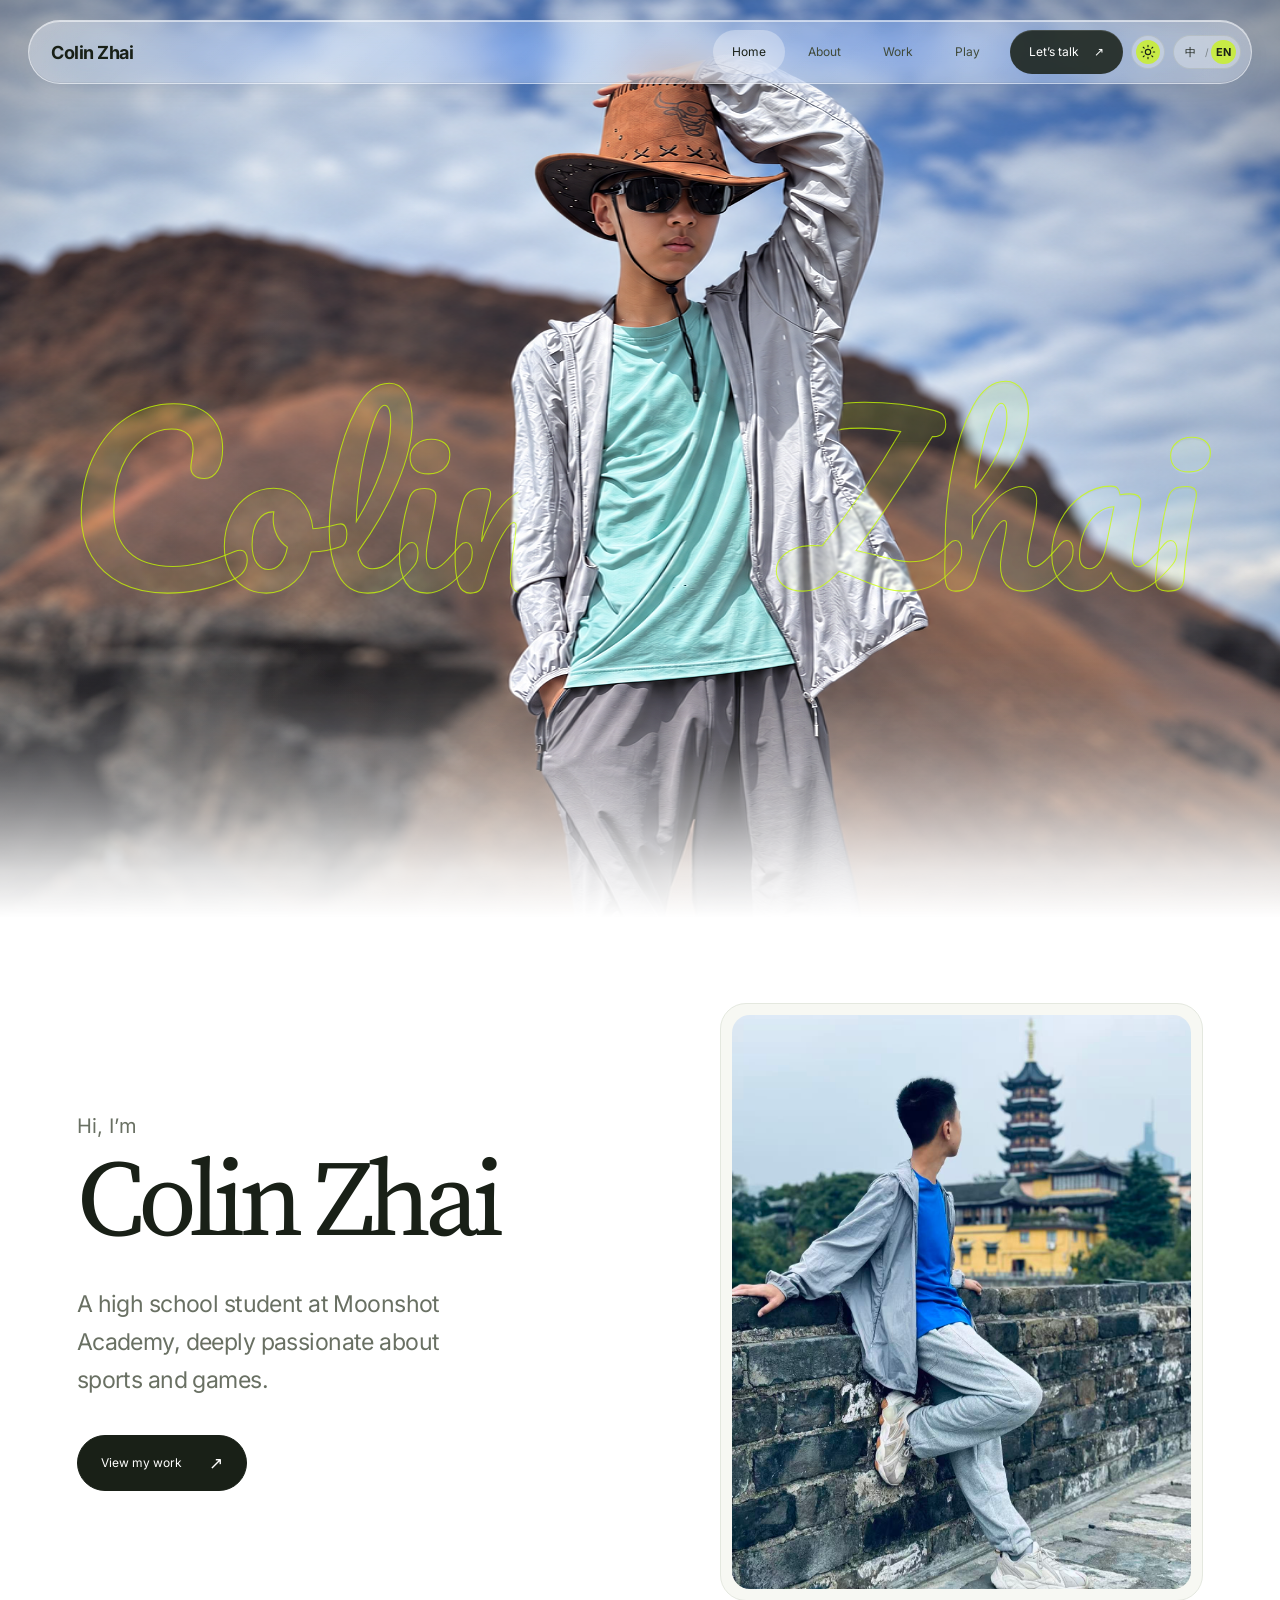
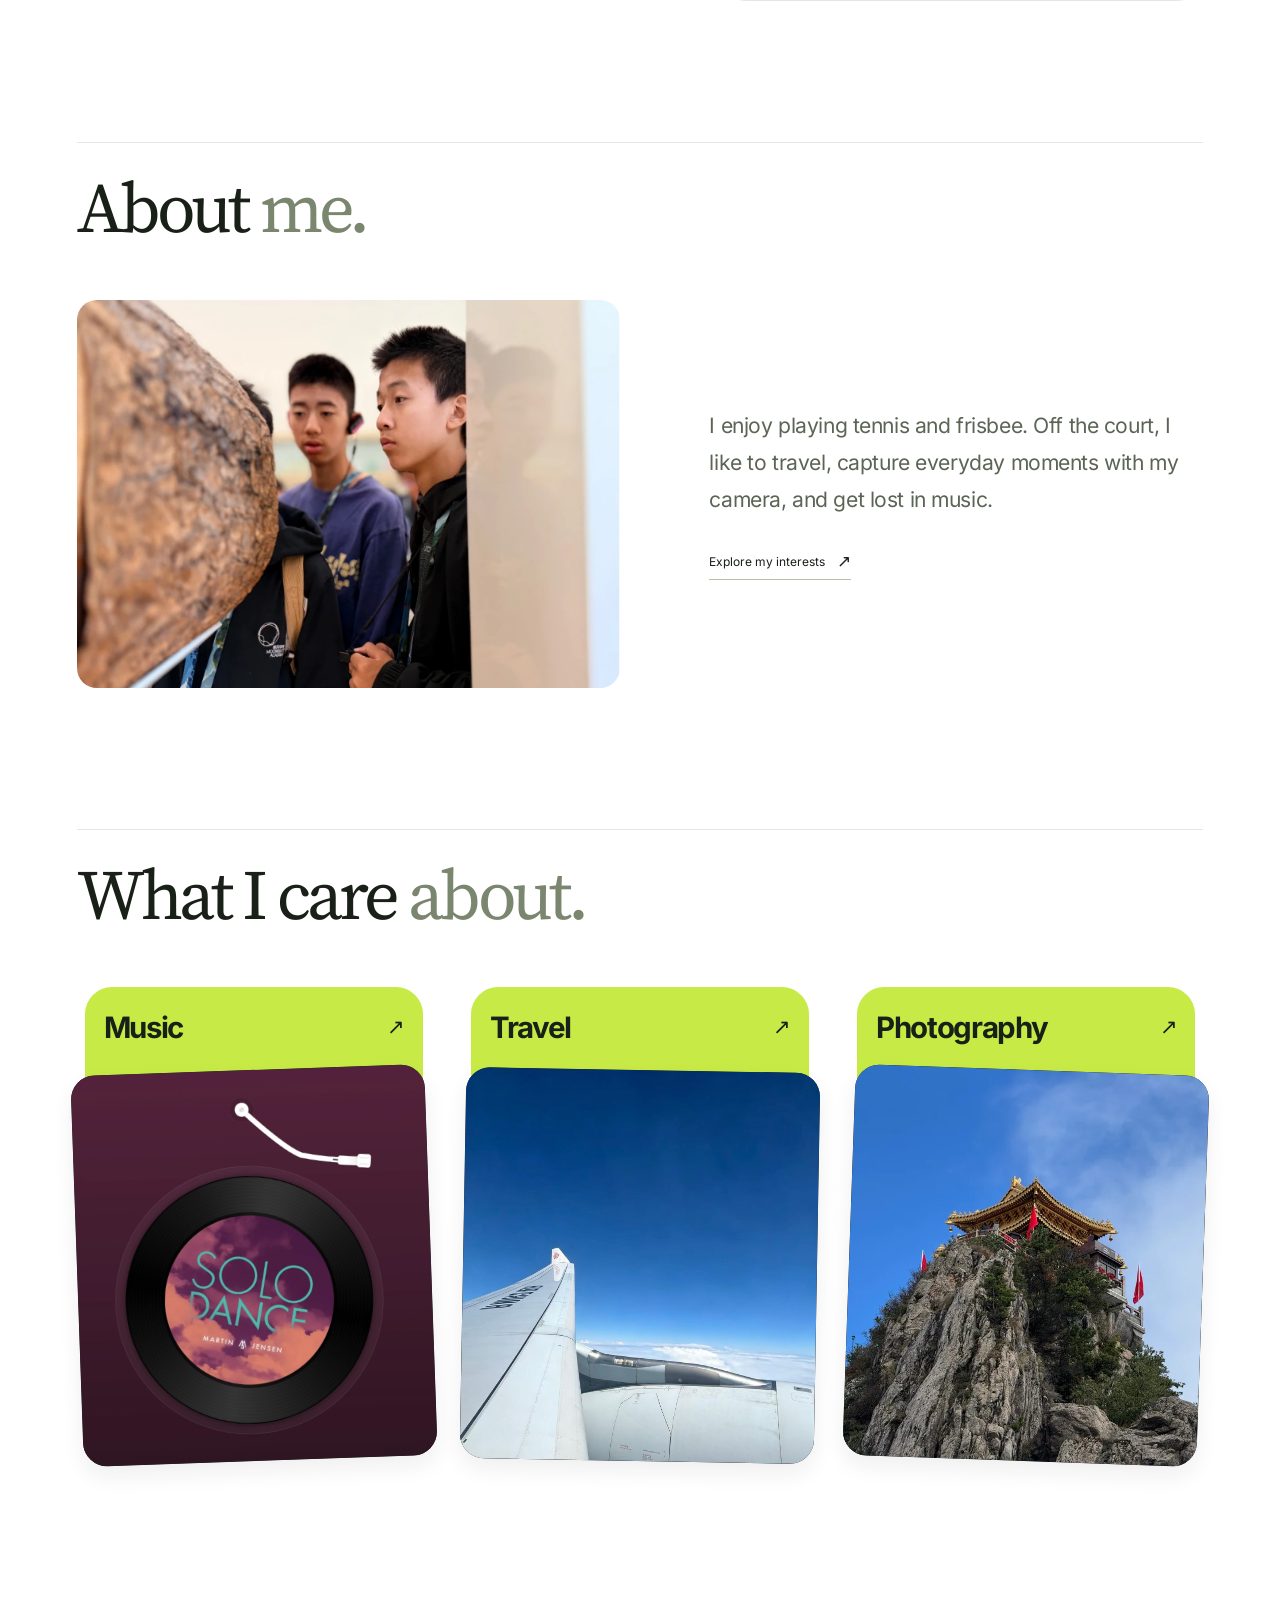
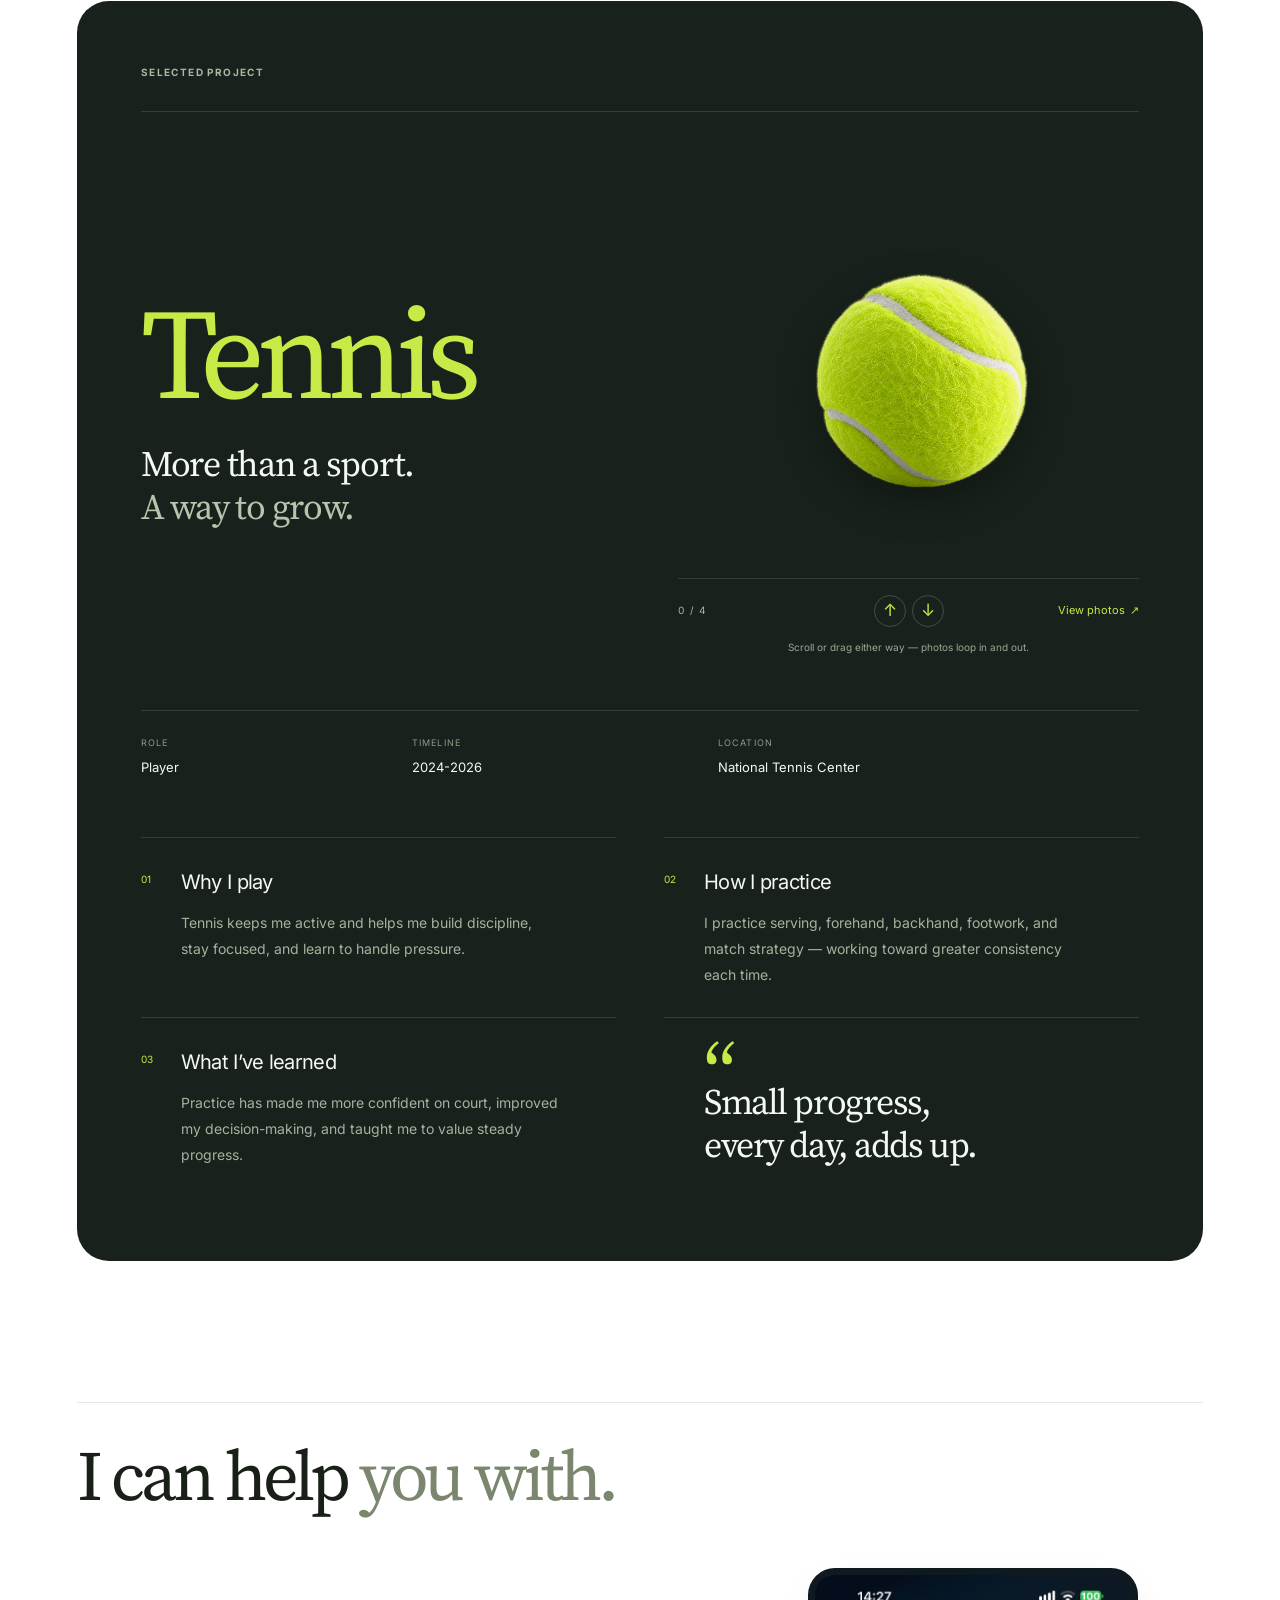
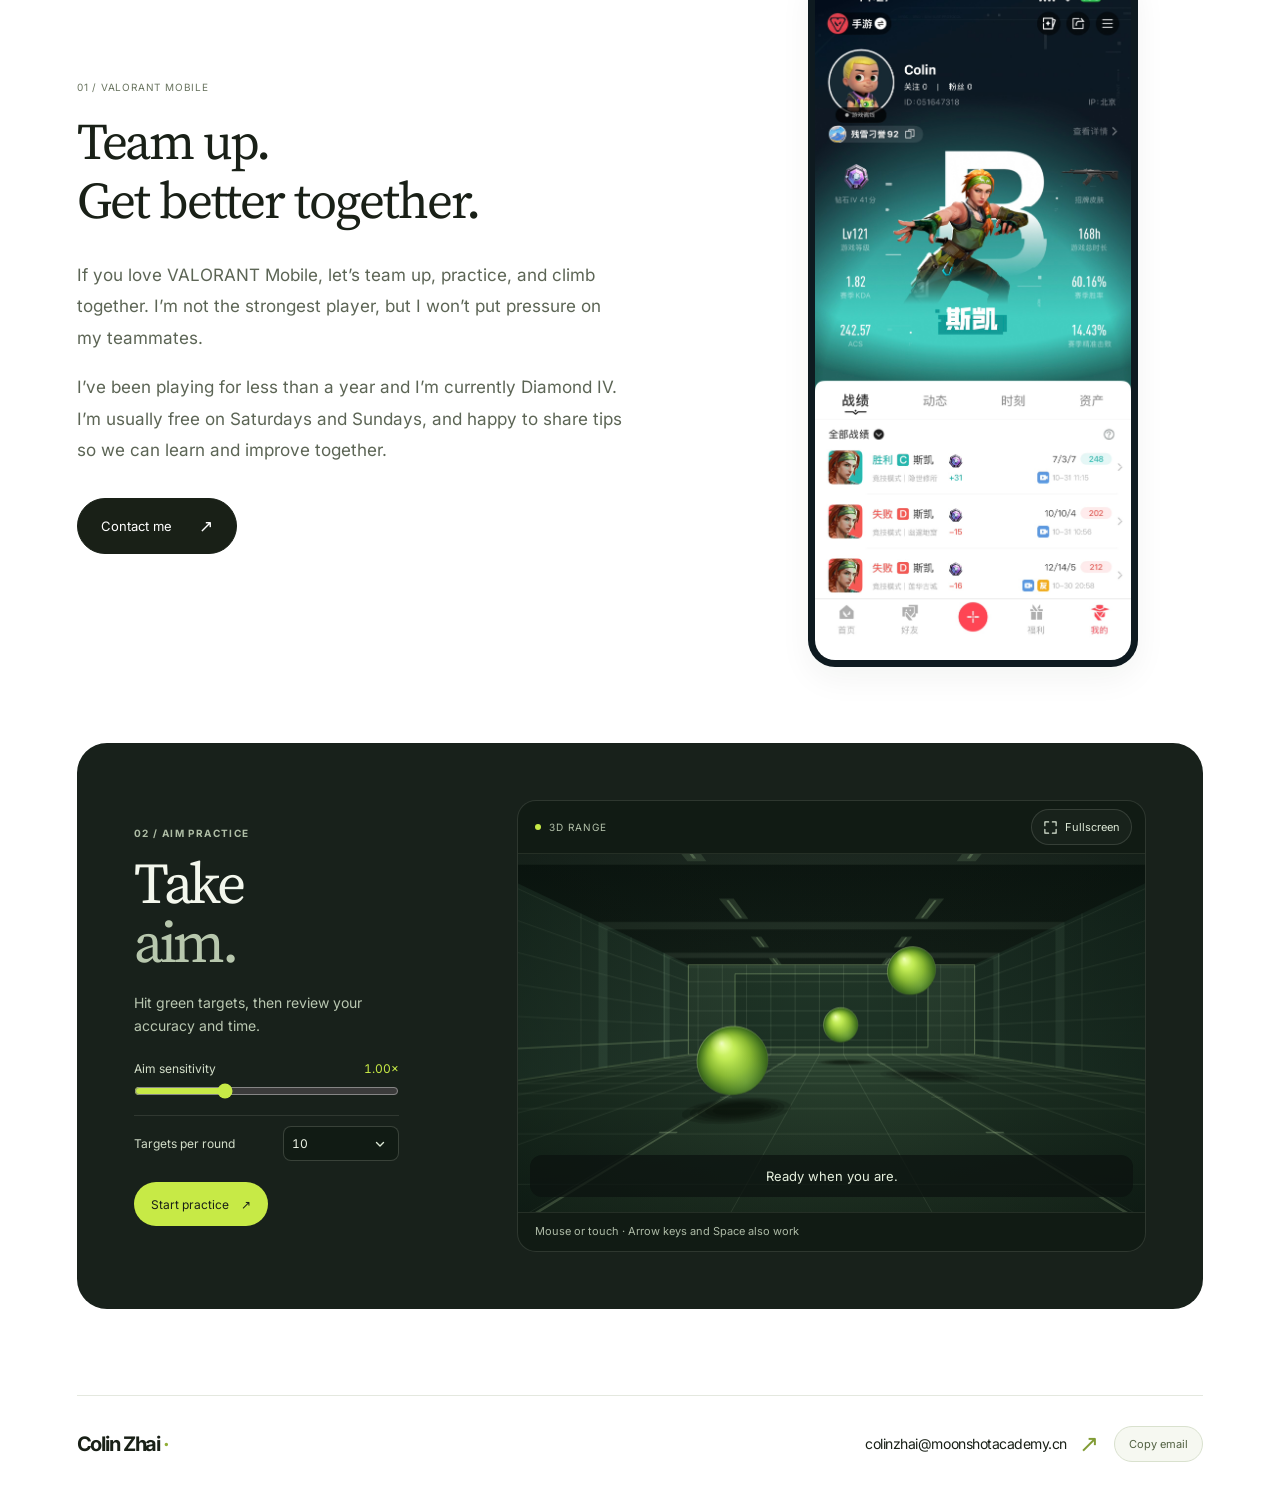
<file: index.html>
<!DOCTYPE html>
<html lang="en" prefix="og: https://ogp.me/ns#">
<head>
  <meta charset="UTF-8">
  <meta name="viewport" content="width=device-width, initial-scale=1">
  <meta name="description" data-zh-content="认识 Colin Zhai：一名喜欢网球、旅行、摄影和无畏契约手游的高中生。" content="Meet Colin Zhai, a high school student who enjoys tennis, travel, photography, and VALORANT Mobile.">
  <meta name="author" content="Colin Zhai">
  <link rel="canonical" href="https://colinzhai135246-prog.github.io/ColinZhai.github.io/">
  <meta property="og:type" content="website">
  <meta property="og:site_name" content="Colin Zhai">
  <meta property="og:title" data-zh-content="Colin Zhai · 个人作品集" content="Colin Zhai · Personal Portfolio">
  <meta property="og:description" data-zh-content="我的个人作品集，记录网球、旅行、摄影和无畏契约手游。" content="My personal portfolio, from tennis and travel photography to VALORANT Mobile.">
  <meta property="og:url" content="https://colinzhai135246-prog.github.io/ColinZhai.github.io/">
  <meta property="og:image" content="https://colinzhai135246-prog.github.io/ColinZhai.github.io/assets/cover-photo-clear.png">
  <meta property="og:image:width" content="1086">
  <meta property="og:image:height" content="1448">
  <meta property="og:image:alt" content="Colin Zhai outdoors, wearing a brown hat and silver jacket.">
  <meta property="og:locale" content="en_US">
  <meta name="twitter:card" content="summary">
  <meta name="theme-color" content="#c7ea46">
  <title data-zh="Colin Zhai · 个人作品集">Colin Zhai · Personal Portfolio</title>
  <link rel="icon" type="image/png" sizes="48x48" href="assets/favicon.png">
  <script src="theme.js?v=color-mode"></script>
  <link rel="stylesheet" href="assets/glass-masks.css?v=glass-z-stroke">
  <link rel="stylesheet" href="styles.css?v=cover-font">
  <link rel="stylesheet" href="tennis-gallery.css?v=tennis-four-photos">
  <link rel="stylesheet" href="cursor.css?v=gallery-click">
  <link rel="stylesheet" href="language.css?v=color-mode">
  <link rel="stylesheet" href="aim.css?v=range-result">
  <link rel="stylesheet" href="theme.css?v=color-mode">
  <script src="language.js?v=photography" defer></script>
  <script src="app.js?v=site-audit" defer></script>
  <script src="aim-scene.js?v=range-fullscreen" defer></script>
  <script src="aim.js?v=site-audit" defer></script>
</head>
<body>
  <a href="#introduction" class="skip-navigation" data-zh="跳到正文">Skip to content</a>
  <div class="site-header" data-site-header>
    <a class="site-brand" href="#home" aria-label="Colin Zhai, home" data-zh-aria-label="Colin Zhai，返回首页"><span class="brand-name" lang="en">Colin Zhai</span></a>
    <nav id="site-navigation" class="site-navigation" aria-label="Main navigation" data-zh-aria-label="主导航">
      <a href="#home" class="is-current" aria-current="location" data-zh="首页">Home</a>
      <a href="#about" data-zh="关于我">About</a>
      <a href="#projects" data-zh="项目">Work</a>
      <a href="#help" data-zh="游戏">Play</a>
      <a href="#email-copy" class="nav-contact" data-zh="联系我">Let’s talk <span aria-hidden="true">↗</span></a>
    </nav>
    <div class="header-actions">
      <button class="language-toggle" type="button" data-language-toggle aria-label="Switch to Chinese" hidden><span class="language-choice" lang="zh-CN" aria-hidden="true">中</span><span class="language-divider" aria-hidden="true">/</span><span class="language-choice" lang="en" aria-hidden="true">EN</span></button>
      <button class="menu-button" type="button" data-menu-toggle aria-controls="site-navigation" aria-expanded="false" aria-label="Open navigation"><span></span><span></span></button>
    </div>
  </div>
  <div class="website">
    <header id="home" class="cover" aria-label="Colin Zhai portfolio" data-zh-aria-label="Colin Zhai 的作品集" data-node-id="53:2">
      <svg class="cover-filters" width="0" height="0" aria-hidden="true" focusable="false">
        <filter id="cover-detail" color-interpolation-filters="sRGB">
          <feConvolveMatrix order="3" kernelMatrix="0 -.1 0 -.1 1.4 -.1 0 -.1 0" edgeMode="duplicate" preserveAlpha="true"/>
        </filter>
      </svg>
      <div class="cover-composition" aria-hidden="true">
        <img class="cover-landscape" src="assets/cover-photo-clear.png" width="1086" height="1448" alt="" fetchpriority="high" data-node-id="53:103">
        <p class="cover-word cover-word-first" data-text="Colin" data-node-id="55:5">Colin</p>
        <p class="cover-word cover-word-last cover-word-last-behind" data-text="Zhai" data-node-id="55:7">Zhai</p>
        <img class="cover-foreground" src="assets/cover-photo-clear.png" width="1086" height="1448" alt="">
        <p class="cover-word cover-word-last cover-word-last-front" data-text="Zhai">Zhai</p>
      </div>
      <div class="cover-vignette" aria-hidden="true"></div>
    </header>

    <main>
      <section id="introduction" class="introduction section-width" aria-labelledby="name">
        <div class="introduction-text" data-reveal>
          <p class="greeting" data-node-id="53:20" data-zh="你好，我是">Hi, I’m</p>
          <h1 id="name" class="name" data-node-id="53:21">Colin Zhai</h1>
          <p class="biography" data-node-id="53:22" data-zh="我是 Moonshot Academy 的高中生，热爱运动和游戏。">A high school student at Moonshot Academy, deeply passionate about sports and games.</p>
          <div class="intro-actions"><a class="view-work" href="#projects" data-node-id="53:26" data-zh="查看我的项目 ">View my work <span aria-hidden="true">↗</span></a></div>
        </div>
        <figure class="portrait-frame" data-reveal><img class="portrait" src="assets/portrait.png" width="1279" height="1706" loading="lazy" decoding="async" alt="Colin looking toward a pagoda from a stone wall" data-zh-alt="Colin 站在石墙旁，望向远处的塔" data-node-id="53:19"></figure>
      </section>

      <section id="about" class="about-section section-width" aria-labelledby="about-heading">
        <div class="section-heading" data-reveal><h2 id="about-heading" data-node-id="53:56" data-zh="关于">About <em data-zh="我。">me.</em></h2></div>
        <div class="about-columns" data-reveal>
          <figure><img class="lunar-project" src="assets/web/lunar-project.webp" width="685" height="514" loading="lazy" decoding="async" alt="Colin and a classmate presenting a school project" data-zh-alt="Colin 和同学在展示一个学校项目" data-node-id="53:92"></figure>
          <div class="about-description">
            <p data-node-id="53:53" data-zh="我喜欢打网球、玩飞盘。运动之外，我也喜欢旅行、用镜头记录日常，或静静听一会儿音乐。">I enjoy playing tennis and frisbee. Off the court, I like to travel, capture everyday moments with my camera, and get lost in music.</p>
            <a class="text-link learn-button" href="#interests" data-node-id="53:55" data-zh="看看我的兴趣 ">Explore my interests <span aria-hidden="true">↗</span></a>
          </div>
        </div>
      </section>

      <section id="interests" class="interests-section section-width" aria-labelledby="interests-heading">
        <div class="section-heading" data-reveal><h2 id="interests-heading" data-node-id="53:6" data-zh="我的">What I care <em data-zh="兴趣。">about.</em></h2></div>
        <div class="interest-cards" data-reveal>
          <article class="interest-card interest-music interest-linked" data-node-id="53:3">
            <h3 data-node-id="53:60"><a class="interest-toggle interest-page-link" href="music.html" aria-describedby="music-description" data-zh="音乐 ">Music <span aria-hidden="true">↗</span></a></h3>
            <div class="interest-photo">
              <img src="assets/web/music-record.webp" width="900" height="990" loading="lazy" decoding="async" alt="A vinyl record and its sleeve" data-zh-alt="一张黑胶唱片和它的封套" data-node-id="53:100">
              <p id="music-description" class="interest-description" data-node-id="53:95" data-zh="总会让我想再听一遍的歌。">Songs I always come back to.<br><span data-zh="打开我的音乐收藏">Explore my listening shelf</span> <span aria-hidden="true">↗</span></p>
            </div>
          </article>
          <article class="interest-card interest-travel interest-linked" data-node-id="53:4">
            <h3 data-node-id="53:61"><a class="interest-toggle interest-page-link" href="travel.html" aria-describedby="travel-description" data-zh="旅行 ">Travel <span aria-hidden="true">↗</span></a></h3>
            <div class="interest-photo">
              <img src="assets/airplane-wing.png" width="1279" height="1616" loading="lazy" decoding="async" alt="An airplane wing against a deep blue sky" data-zh-alt="深蓝色天空下的飞机机翼" data-node-id="53:101">
              <p id="travel-description" class="interest-description" data-node-id="53:93" data-zh="换个地方，也换个角度。">New places, new perspectives.<br><span data-zh="看看我的欧洲旅程">Explore my European journey</span> <span aria-hidden="true">↗</span></p>
            </div>
          </article>
          <article class="interest-card interest-photography interest-linked" data-node-id="53:5">
            <h3 data-node-id="53:62"><a class="interest-toggle interest-page-link" href="photography.html" aria-describedby="photography-description" data-zh="摄影 ">Photography <span aria-hidden="true">↗</span></a></h3>
            <div class="interest-photo">
              <img src="assets/photography/laojun-cliff-temple.webp" width="850" height="638" loading="lazy" decoding="async" alt="A golden-roofed temple stands on a rocky summit against the blue sky." data-zh-alt="蓝天下，金色屋顶的殿宇坐落在陡峭山岩上。" data-node-id="53:102">
              <p id="photography-description" class="interest-description" data-node-id="53:94" data-zh="记录那些让我停下来多看一眼的风景。">Places that made me stop and look.<br><span data-zh="打开我的摄影相册">Explore my photographs</span> <span aria-hidden="true">↗</span></p>
            </div>
          </article>
        </div>
      </section>

      <section id="projects" class="tennis-project section-width" aria-labelledby="tennis-heading">
        <div class="project-section-label"><p class="eyebrow" data-zh="精选项目">Selected project</p></div>
        <div class="project-introduction" data-reveal>
          <div class="project-title-group">
            <h2 id="tennis-heading" data-node-id="53:64" data-zh="网球">Tennis</h2>
            <p class="project-tagline" data-node-id="53:65" data-zh="不只是一项运动。">More than a sport.<br><em data-zh="也是成长的方式。">A way to grow.</em></p>
          </div>
          <div class="project-visual tennis-orbit" data-tennis-orbit role="group" aria-label="Interactive tennis photo gallery" data-zh-aria-label="互动网球相册">
            <div class="tennis-stage" data-tennis-stage>
              <button class="tennis-ball-control" type="button" data-tennis-ball aria-label="Spin the tennis ball to cycle photos" data-zh-aria-label="转动网球，循环浏览照片" aria-describedby="tennis-orbit-hint" aria-controls="tennis-photo-serve tennis-photo-practice tennis-photo-match tennis-photo-indoor">
                <img class="tennis-illustration" src="assets/web/tennis-ball.webp" width="1000" height="979" loading="lazy" decoding="async" alt="" draggable="false" data-node-id="53:99">
              </button>
              <a id="tennis-photo-serve" data-zh-caption="室外网球场上的发球" class="tennis-moment tennis-moment-serve" href="assets/web/tennis-serving.webp" data-tennis-photo data-photo aria-haspopup="dialog" aria-label="Enlarge photo: tennis serve" data-zh-aria-label="放大照片：网球发球">
                <img src="assets/web/tennis-serving.webp" width="836" height="627" loading="lazy" decoding="async" alt="Colin serving on a sunny outdoor tennis court" data-zh-alt="Colin 在阳光下的室外网球场发球" draggable="false" data-node-id="53:96">
                <span class="tennis-moment-label"><span data-zh="01 / 发球">01 / Serve</span><span aria-hidden="true">↗</span></span>
              </a>
              <a id="tennis-photo-practice" data-zh-caption="正手击球练习" class="tennis-moment tennis-moment-forehand" href="assets/web/tennis-forehand.webp" data-tennis-photo data-photo aria-haspopup="dialog" aria-label="Enlarge photo: forehand practice" data-zh-aria-label="放大照片：正手练习">
                <img src="assets/web/tennis-forehand.webp" width="515" height="687" loading="lazy" decoding="async" alt="Colin practicing a forehand in a blue shirt" data-zh-alt="Colin 穿着蓝色上衣练习正手击球" draggable="false" data-node-id="53:97">
                <span class="tennis-moment-label"><span data-zh="02 / 练习">02 / Practice</span><span aria-hidden="true">↗</span></span>
              </a>
              <a id="tennis-photo-match" data-zh-caption="绿树环绕的球场上的网球比赛" class="tennis-moment tennis-moment-match" href="assets/web/tennis-match.webp" data-tennis-photo data-photo aria-haspopup="dialog" aria-label="Enlarge photo: tennis match" data-zh-aria-label="放大照片：网球比赛">
                <img src="assets/web/tennis-match.webp" width="501" height="668" loading="lazy" decoding="async" alt="A tennis match on a blue court surrounded by trees" data-zh-alt="绿树环绕的蓝色球场上正在进行网球比赛" draggable="false" data-node-id="53:98">
                <span class="tennis-moment-label"><span data-zh="03 / 比赛">03 / Match</span><span aria-hidden="true">↗</span></span>
              </a>
              <a id="tennis-photo-indoor" data-zh-caption="室内网球训练" class="tennis-moment tennis-moment-indoor" href="assets/web/tennis-indoor.webp" data-tennis-photo data-photo aria-haspopup="dialog" aria-label="Enlarge photo: indoor tennis training" data-zh-aria-label="放大照片：室内网球训练">
                <img src="assets/web/tennis-indoor.webp" width="501" height="668" loading="lazy" decoding="async" alt="Indoor tennis practice on a blue court" data-zh-alt="在蓝色球场上进行室内网球练习" draggable="false">
                <span class="tennis-moment-label"><span data-zh="04 / 训练">04 / Training</span><span aria-hidden="true">↗</span></span>
              </a>
            </div>
            <div class="tennis-orbit-footer">
              <p class="tennis-orbit-status" data-tennis-status role="status" aria-live="polite" aria-atomic="true" aria-label="0 of 4 photos revealed" data-zh-aria-label="已展开 0 张照片，共 4 张">0 / 4</p>
              <div class="tennis-orbit-buttons">
                <button class="tennis-step" type="button" data-tennis-prev aria-label="Spin counterclockwise and cycle photos" data-zh-aria-label="逆时针转动网球，循环浏览照片">↑</button>
                <button class="tennis-step" type="button" data-tennis-next aria-label="Spin clockwise and cycle photos" data-zh-aria-label="顺时针转动网球，循环浏览照片">↓</button>
              </div>
              <a class="tennis-view-all" href="assets/web/tennis-serving.webp" data-open-gallery aria-haspopup="dialog" data-zh="查看照片 ">View photos <span aria-hidden="true">↗</span></a>
            </div>
            <p id="tennis-orbit-hint" class="tennis-orbit-hint"><span class="tennis-hint-pointer" data-zh="上下滚动或拖动网球，照片会循环展开和收回。">Scroll or drag either way — photos loop in and out.</span><span class="tennis-hint-touch" data-zh="上下滑动网球，照片会循环展开和收回。">Swipe either way — photos loop in and out.</span></p>
          </div>
        </div>
          <dl class="project-facts">
            <div class="project-role" data-node-id="53:66"><dt data-zh="角色">ROLE</dt><dd data-zh="球员">Player</dd></div>
            <div class="project-timeline" data-node-id="53:67"><dt data-zh="时间">TIMELINE</dt><dd>2024-2026</dd></div>
            <div class="project-location" data-node-id="53:68"><dt data-zh="地点">LOCATION</dt><dd data-zh="国家网球中心">National Tennis Center</dd></div>
          </dl>
        <div class="project-story">
          <article class="story-item story-overview" data-reveal>
            <span class="story-number" aria-hidden="true">01</span>
            <div><h3 data-node-id="53:71" data-zh="为什么打网球">Why I play</h3><p data-node-id="53:76" data-zh="网球让我保持活力，也让我练习自律、专注和应对压力。">Tennis keeps me active and helps me build discipline, stay focused, and learn to handle pressure.</p></div>
          </article>
          <article class="story-item story-practice" data-reveal>
            <span class="story-number" aria-hidden="true">02</span>
            <div><h3 data-node-id="53:73" data-zh="我怎么练习">How I practice</h3><p data-node-id="53:77" data-zh="我练习发球、正手、反手、步法和比赛策略，希望每一次都打得更稳定。">I practice serving, forehand, backhand, footwork, and match strategy — working toward greater consistency each time.</p></div>
          </article>
          <article class="story-item story-outcome" data-reveal>
            <span class="story-number" aria-hidden="true">03</span>
            <div><h3 data-node-id="53:75" data-zh="我学到了什么">What I’ve learned</h3><p data-node-id="53:78" data-zh="练习让我在球场上更有信心，也更会判断和做决定。我也学会了珍惜一点一滴的进步。">Practice has made me more confident on court, improved my decision-making, and taught me to value steady progress.</p></div>
          </article>
          <blockquote class="tennis-quote" data-reveal>
            <span class="quote-mark" aria-hidden="true">“</span>
            <p data-node-id="53:87" data-zh="每天进步一点，">Small progress,<br><span data-zh="日积月累。">every day, adds up.</span></p>
          </blockquote>
        </div>

      </section>

      <section id="help" class="help-section section-width" aria-labelledby="help-heading">
        <div class="section-heading" data-reveal><h2 id="help-heading" data-zh="我能">I can help <em data-zh="帮些什么。">you with.</em></h2></div>
        <div class="help-layout">
          <div class="help-copy" data-reveal>
            <p class="eyebrow" data-zh="01 / 无畏契约手游">01 / VALORANT Mobile</p>
            <h3 data-zh="一起组队。">Team up.<br><span data-zh="一起变得更强。">Get better together.</span></h3>
            <p data-zh="如果你也喜欢无畏契约手游，欢迎来和我组队、练习、一起上分。我不算特别厉害，但不会给队友压力。">If you love VALORANT Mobile, let’s team up, practice, and climb together. I’m not the strongest player, but I won’t put pressure on my teammates.</p>
            <p data-zh="我玩这款游戏还不到一年，目前是钻石四。周六和周日通常有空，我很乐意分享一些技巧，和你一起练习、一起进步。">I’ve been playing for less than a year and I’m currently Diamond IV. I’m usually free on Saturdays and Sundays, and happy to share tips so we can learn and improve together.</p>
            <a class="view-work" href="#email-copy" data-zh="联系我 ">Contact me <span aria-hidden="true">↗</span></a>
          </div>
          <figure class="help-photo" data-reveal><a href="assets/valorant-profile.jpg" target="_blank" rel="noopener" aria-label="View Colin’s full VALORANT Mobile profile screenshot" data-zh-aria-label="查看 Colin 的完整无畏契约手游战绩截图"><img src="assets/valorant-profile.jpg" width="1290" height="2796" loading="lazy" decoding="async" alt="Colin’s VALORANT Mobile profile, showing his Diamond IV rank, agent, and match history." data-zh-alt="Colin 的无畏契约手游资料，显示钻石四段位、使用的特工和对局记录"></a></figure>
        </div>
        <section class="aim-range" data-aim-range aria-labelledby="aim-heading" hidden>
          <div class="aim-copy">
            <p class="eyebrow" data-zh="02 / 反应训练">02 / Aim practice</p>
            <h3 id="aim-heading" class="aim-title" data-zh="3D">Take<br><em data-zh="小靶场。">aim.</em></h3>
            <p id="aim-instructions" class="aim-instructions" data-zh="命中绿色球靶，结束后查看命中率和用时。">Hit green targets, then review your accuracy and time.</p>
            <div class="aim-settings">
              <div class="aim-setting">
                <div class="aim-setting-heading"><label for="aim-sensitivity" data-zh="瞄准灵敏度">Aim sensitivity</label><output for="aim-sensitivity" data-aim-sensitivity-value>1.00×</output></div>
                <input id="aim-sensitivity" type="range" min="0.25" max="2.5" step="0.05" value="1" data-aim-sensitivity>
              </div>
              <div class="aim-setting aim-setting-count">
                <label for="aim-count-option" data-zh="每轮目标数">Targets per round</label>
                <select id="aim-count-option" data-aim-count-option>
                  <option value="5">5</option>
                  <option value="10" selected>10</option>
                  <option value="20">20</option>
                  <option value="30">30</option>
                  <option value="50">50</option>
                  <option value="unlimited" data-zh="无限">Unlimited</option>
                  <option value="custom" data-zh="自定义">Custom</option>
                </select>
              </div>
              <div class="aim-setting aim-setting-heading" data-aim-custom-count hidden>
                <label for="aim-count" data-zh="自定义数量">Custom count</label>
                <input id="aim-count" type="text" inputmode="numeric" pattern="[0-9]+" value="10" title="Enter any positive whole number" data-zh-title="输入任意正整数" data-aim-count>
              </div>
            </div>
            <div class="aim-actions">
              <button class="aim-start" type="button" data-aim-start aria-controls="aim-field" aria-describedby="aim-instructions"><span data-aim-start-label>Start practice</span><span aria-hidden="true">↗</span></button>
              <button class="aim-reset" type="button" data-aim-reset data-zh="重置" hidden>Reset</button>
            </div>
          </div>
          <div class="aim-console" data-aim-console>
            <div class="aim-toolbar">
              <p class="aim-console-label" data-zh="3D 靶场">3D Range</p>
              <div class="aim-toolbar-actions">
                <button class="aim-end" type="button" data-aim-end aria-controls="aim-field" data-zh="结束练习" hidden>End practice</button>
                <button class="aim-fullscreen" type="button" data-aim-fullscreen aria-controls="aim-field" aria-pressed="false"><svg viewBox="0 0 16 16" fill="none" stroke="currentColor" stroke-width="1.25" stroke-linecap="round" stroke-linejoin="round" aria-hidden="true"><path d="M6 2H2v4m8-4h4v4M2 10v4h4m8-4v4h-4"/></svg><span data-aim-fullscreen-label>Fullscreen</span></button>
              </div>
            </div>
            <div id="aim-field" class="aim-field" data-aim-field data-aim-state="idle" data-aim-mode="direct" tabindex="0" role="group" aria-label="3D aim practice field" data-zh-aria-label="3D 瞄准训练靶场" aria-describedby="aim-hint">
              <canvas class="aim-canvas" data-aim-canvas aria-hidden="true"></canvas>
              <span class="aim-crosshair" aria-hidden="true"></span>
              <div class="aim-overlay" data-aim-overlay>
                <p data-aim-message>Ready when you are.</p>
                <p class="aim-detail" data-aim-detail></p>
                <dl class="aim-result" data-aim-result hidden>
                  <div class="aim-result-accuracy"><dt data-zh="命中率">Accuracy</dt><dd data-aim-accuracy>—</dd></div>
                  <div><dt data-zh="用时">Time</dt><dd><span data-aim-time>0.00</span><span class="aim-time-unit" data-zh=" 秒">s</span></dd></div>
                  <div><dt data-zh="射击次数">Shots</dt><dd data-aim-shots>0</dd></div>
                </dl>
                <button class="aim-start aim-stage-action" type="button" data-aim-stage-action><span data-aim-stage-label>Start practice</span><span aria-hidden="true">↗</span></button>
              </div>
            </div>
            <p id="aim-hint" class="aim-hint" data-aim-hint>Move to aim · Click to shoot</p>
          </div>
          <p class="aim-sr-only" data-aim-status role="status" aria-live="polite" aria-atomic="true"></p>
        </section>
      </section>
    </main>

    <footer id="contact" class="site-footer section-width">
      <a class="footer-signature" href="#home" data-node-id="53:52">Colin Zhai<span>·</span></a>
      <div class="footer-contact"><a class="contact-email" href="mailto:colinzhai@moonshotacademy.cn">colinzhai@moonshotacademy.cn <span aria-hidden="true">↗</span></a><button id="email-copy" class="copy-email" type="button" data-copy-email data-email="colinzhai@moonshotacademy.cn" aria-label="Copy Colin’s email address" data-zh-aria-label="复制 Colin 的邮箱地址"><span data-copy-label data-zh="复制邮箱">Copy email</span></button><p class="copy-status" data-copy-status role="status" aria-live="polite"></p></div>
    </footer>
  </div>

  <dialog id="gallery-dialog" class="gallery-dialog" aria-label="Tennis photo gallery" data-zh-aria-label="网球相册">
    <div class="gallery-toolbar"><span id="gallery-counter" aria-live="polite">1 / 4</span><button type="button" data-gallery-close aria-label="Close gallery" data-zh-aria-label="关闭相册" autofocus>×</button></div>
    <figure class="gallery-figure"><img id="gallery-image" width="836" height="627" decoding="async" alt="Colin serving on a sunny outdoor tennis court" data-zh-alt="Colin 在阳光下的室外网球场发球"><figcaption id="gallery-caption" aria-live="polite"></figcaption></figure>
    <div class="gallery-controls"><button type="button" data-gallery-prev aria-label="Previous photo" data-zh-aria-label="上一张照片" data-zh="← 上一张">← Previous</button><button type="button" data-gallery-next aria-label="Next photo" data-zh-aria-label="下一张照片" data-zh="下一张 →">Next →</button></div>
  </dialog>
</body>
</html>
</file>
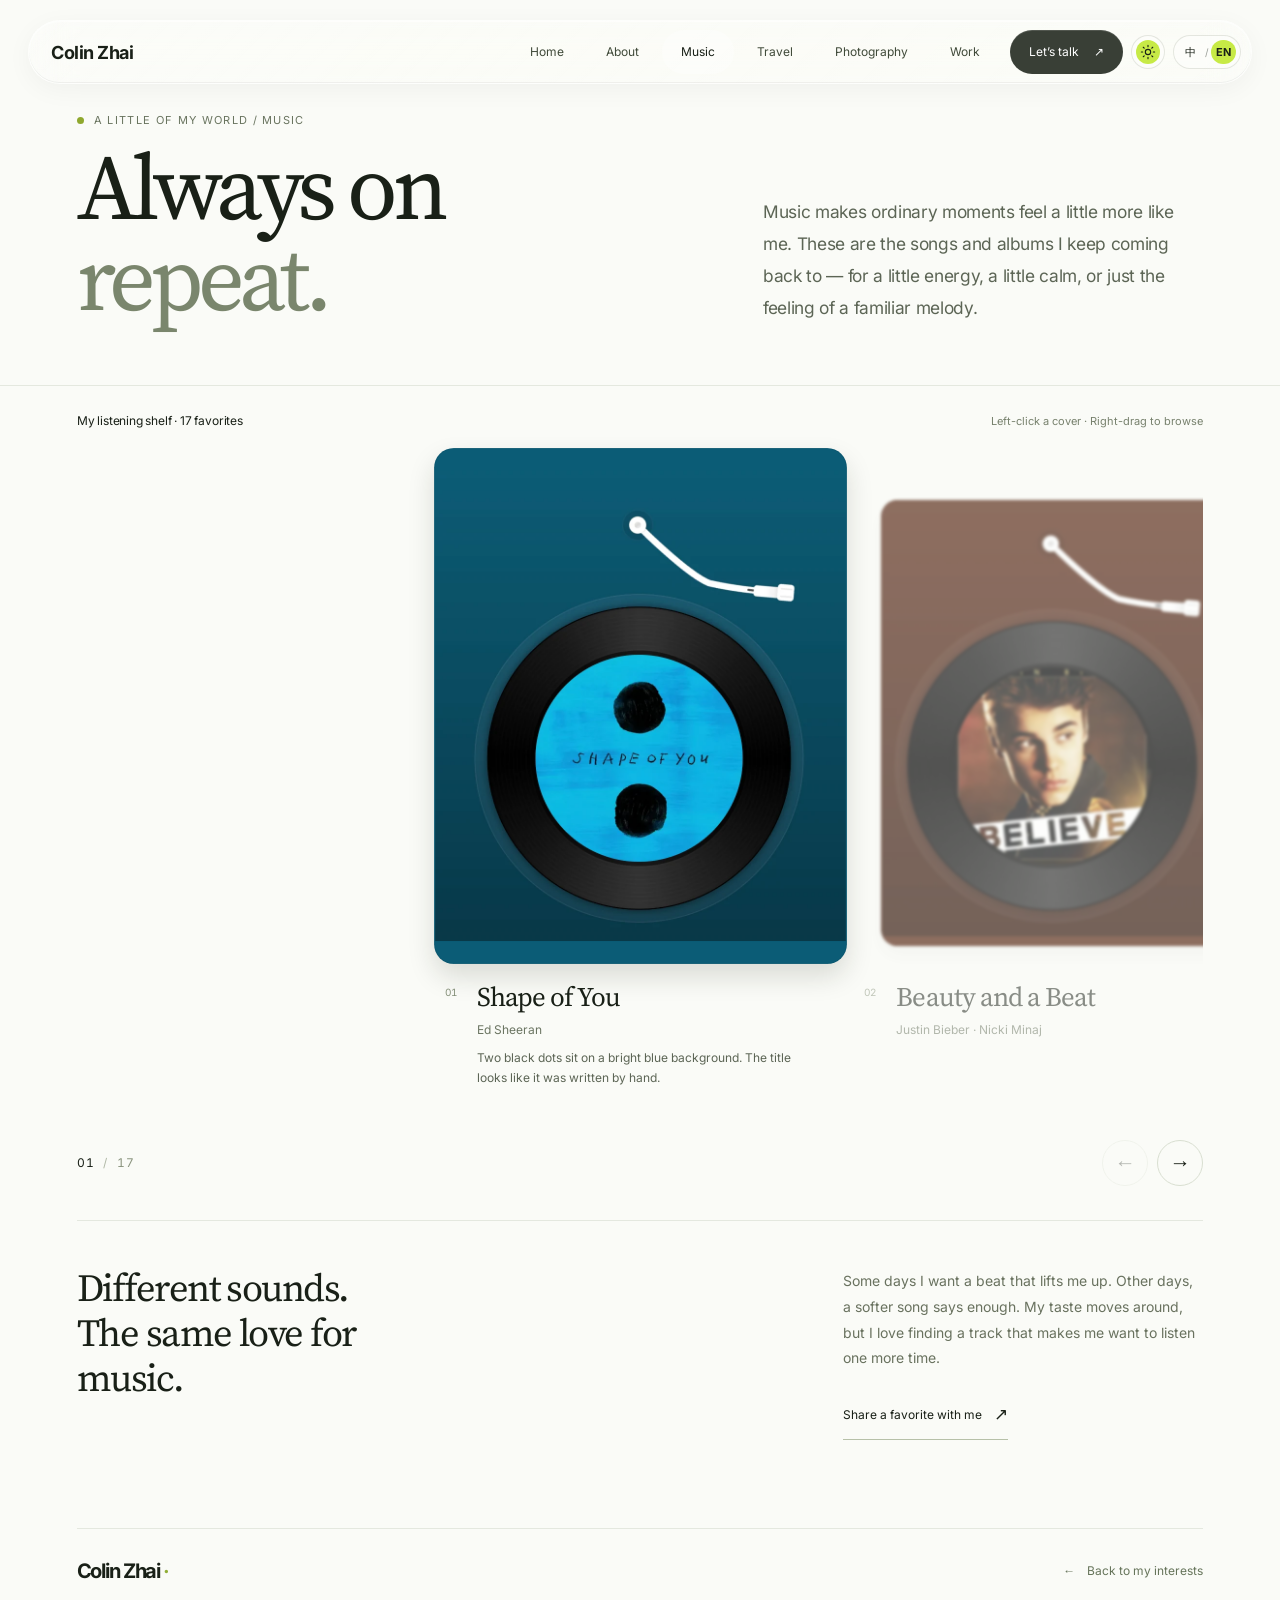
<file: music.html>
<!DOCTYPE html>
<html lang="en" prefix="og: https://ogp.me/ns#">
<head>
  <meta charset="UTF-8">
  <meta name="viewport" content="width=device-width, initial-scale=1">
  <meta name="description" data-zh-content="翻看 Colin Zhai 日常反复播放的 17 首心爱歌曲与唱片封面。" content="A little of Colin Zhai’s everyday soundtrack. Browse 17 favorite records, songs and albums on my listening shelf.">
  <meta name="author" content="Colin Zhai">
  <meta name="theme-color" content="#c7ea46">
  <meta property="og:type" content="website">
  <meta property="og:site_name" content="Colin Zhai">
  <meta property="og:title" data-zh-content="音乐循环播放 · Colin Zhai" content="Music, on repeat · Colin Zhai">
  <meta property="og:description" data-zh-content="我总会再听一遍的歌曲，构成了我的日常配乐。" content="The songs and albums I keep coming back to. A little of my everyday soundtrack.">
  <title data-zh="音乐循环播放 · Colin Zhai">Music, on repeat · Colin Zhai</title>
  <link rel="icon" type="image/png" sizes="48x48" href="assets/favicon.png">
  <script src="theme.js?v=color-mode"></script>
  <link rel="stylesheet" href="styles.css?v=cover-refinement">
  <link rel="stylesheet" href="music.css?v=color-mode">
  <link rel="stylesheet" href="cursor.css?v=gallery-click">
  <link rel="stylesheet" href="language.css?v=color-mode">
  <link rel="stylesheet" href="theme.css?v=color-mode">
  <script src="language.js?v=photography" defer></script>
  <script src="app.js?v=site-audit" defer></script>
  <script src="music.js?v=gallery-scroll" defer></script>
</head>
<body class="music-page">
  <a class="skip-navigation" href="#music-content" data-zh="跳到正文">Skip to content</a>
  <div class="site-header" data-site-header>
    <a class="site-brand" href="index.html#home" aria-label="Colin Zhai, home" data-zh-aria-label="Colin Zhai，返回首页"><span class="brand-name" lang="en">Colin Zhai</span></a>
    <nav id="site-navigation" class="site-navigation" aria-label="Main navigation" data-zh-aria-label="主导航">
      <a href="index.html#home" data-zh="首页">Home</a>
      <a href="index.html#about" data-zh="关于我">About</a>
      <a href="music.html" class="is-current" aria-current="page" data-zh="音乐">Music</a>
      <a href="travel.html" data-zh="旅行">Travel</a>
      <a href="photography.html" data-zh="摄影">Photography</a>
      <a href="index.html#projects" data-zh="项目">Work</a>
      <a href="index.html#email-copy" class="nav-contact" data-zh="联系我">Let’s talk <span aria-hidden="true">↗</span></a>
    </nav>
    <div class="header-actions">
      <button class="language-toggle" type="button" data-language-toggle aria-label="Switch to Chinese" hidden><span class="language-choice" lang="zh-CN" aria-hidden="true">中</span><span class="language-divider" aria-hidden="true">/</span><span class="language-choice" lang="en" aria-hidden="true">EN</span></button>
      <button class="menu-button" type="button" data-menu-toggle aria-controls="site-navigation" aria-expanded="false" aria-label="Open navigation"><span></span><span></span></button>
    </div>
  </div>
  <div class="website">
    <main id="music-content" class="music-main">
      <header class="music-introduction section-width">
        <div><p class="music-eyebrow" data-zh="我的小世界 / 音乐">A little of my world / Music</p><h1 class="music-title" data-zh="听了">Always on<br><em data-zh="又听。">repeat.</em></h1></div>
        <p class="music-intro-copy" data-zh="音乐让平常的一刻多一点自己的味道。想提提神、想静一静，或只是想听一段熟悉的旋律时，我总会回到这些歌和专辑。">Music makes ordinary moments feel a little more like me. These are the songs and albums I keep coming back to — for a little energy, a little calm, or just the feeling of a familiar melody.</p>
      </header>
      <section class="music-shelf" data-music-gallery aria-labelledby="shelf-heading" aria-roledescription="carousel" data-zh-aria-roledescription="轮播">
        <div class="music-shelf-heading section-width">
          <h2 id="shelf-heading" data-zh="我的歌单 · 17 首心头好">My listening shelf · 17 favorites</h2>
          <p id="music-browse-hint"><span class="music-desktop-hint" data-zh="左键选择封面 · 右键左右拖动">Left-click a cover · Right-drag to browse</span><span class="music-mobile-hint" data-zh="左右滑动 · 点按选择">Swipe or tap to browse</span></p>
        </div>
        <div id="music-covers" class="music-track" data-music-track tabindex="0" role="group" aria-label="Favorite music covers" data-zh-aria-label="喜爱的音乐封面" aria-describedby="music-browse-hint music-keyboard-hint">
          <figure class="music-record" data-music-record data-title="Shape of You" role="group" aria-roledescription="slide" aria-label="1 of 17: Shape of You" data-zh-aria-roledescription="封面" data-zh-aria-label="第 1 张，共 17 张：Shape of You">
            <div class="music-artwork" style="--record-color: #0b5c76"><img src="assets/music/01-shape-of-you.webp" width="848" height="972" fetchpriority="high" decoding="async" alt="Shape of You artwork on a black vinyl record" data-zh-alt="黑胶唱片上的《Shape of You》封面" draggable="false"></div>
            <figcaption><span class="record-index" aria-hidden="true">01</span><div><h3 class="record-title">Shape of You</h3><p class="record-artist">Ed Sheeran</p><p class="record-caption-note" data-zh="亮蓝色底上有两个黑点，中间的歌名看着像是手写的。">Two black dots sit on a bright blue background. The title looks like it was written by hand.</p></div></figcaption>
          </figure>
          <figure class="music-record" data-music-record data-title="Beauty and a Beat" role="group" aria-roledescription="slide" aria-label="2 of 17: Beauty and a Beat" data-zh-aria-roledescription="封面" data-zh-aria-label="第 2 张，共 17 张：Beauty and a Beat">
            <div class="music-artwork" style="--record-color: #602811"><img src="assets/music/02-believe.webp" width="770" height="926" loading="lazy" decoding="async" alt="Beauty and a Beat cover on a black vinyl record" data-zh-alt="黑胶唱片上的《Beauty and a Beat》封面" draggable="false"></div>
            <figcaption><span class="record-index" aria-hidden="true">02</span><div><h3 class="record-title">Beauty and a Beat</h3><p class="record-artist">Justin Bieber · Nicki Minaj</p><p class="record-caption-note" data-zh="暖光打在 Justin Bieber 脸上，底下斜着一条写着大字的白边。">Warm light falls across Justin Bieber’s face. A white strip with bold lettering cuts across the bottom.</p></div></figcaption>
          </figure>
          <figure class="music-record" data-music-record data-title="Ticking Away" role="group" aria-roledescription="slide" aria-label="3 of 17: Ticking Away" data-zh-aria-roledescription="封面" data-zh-aria-label="第 3 张，共 17 张：Ticking Away">
            <div class="music-artwork" style="--record-color: #653113"><img src="assets/music/03-ticking-away.webp" width="790" height="918" loading="lazy" decoding="async" alt="Ticking Away artwork on a black vinyl record" data-zh-alt="黑胶唱片上的《Ticking Away》封面" draggable="false"></div>
            <figcaption><span class="record-index" aria-hidden="true">03</span><div><h3 class="record-title">Ticking Away</h3><p class="record-artist">VALORANT · Grabbitz · bbno$</p><p class="record-caption-note" data-zh="橙色的光照亮人物的侧脸，几道黄色亮线让画面有了动感。">Orange light catches a face drawn in profile. Yellow streaks make the image feel like it’s moving.</p></div></figcaption>
          </figure>
          <figure class="music-record" data-music-record data-title="Cruel Summer" role="group" aria-roledescription="slide" aria-label="4 of 17: Cruel Summer" data-zh-aria-roledescription="封面" data-zh-aria-label="第 4 张，共 17 张：Cruel Summer">
            <div class="music-artwork" style="--record-color: #53363b"><img src="assets/music/04-lover.webp" width="848" height="954" loading="lazy" decoding="async" alt="Cruel Summer cover on a black vinyl record" data-zh-alt="黑胶唱片上的《Cruel Summer》封面" draggable="false"></div>
            <figcaption><span class="record-index" aria-hidden="true">04</span><div><h3 class="record-title">Cruel Summer</h3><p class="record-artist">Taylor Swift</p><p class="record-caption-note" data-zh="Taylor Swift 的肖像周围是粉蓝色的云，头顶有一行小小的手写字。">Pink and blue clouds frame Taylor Swift’s portrait. There’s a small handwritten title above her.</p></div></figcaption>
          </figure>
          <figure class="music-record" data-music-record data-title="Ferrari" role="group" aria-roledescription="slide" aria-label="5 of 17: Ferrari" data-zh-aria-roledescription="封面" data-zh-aria-label="第 5 张，共 17 张：Ferrari">
            <div class="music-artwork" style="--record-color: #464646"><img src="assets/music/05-expectations.webp" width="816" height="942" loading="lazy" decoding="async" alt="Ferrari cover on a black vinyl record" data-zh-alt="黑胶唱片上的《Ferrari》封面" draggable="false"></div>
            <figcaption><span class="record-index" aria-hidden="true">05</span><div><h3 class="record-title">Ferrari</h3><p class="record-artist">Bebe Rexha</p><p class="record-caption-note" data-zh="Bebe Rexha 的头发遮住了一只眼睛，黑白肖像的边上围着一圈小字。">Bebe Rexha’s hair falls over one eye. Small letters frame the black-and-white portrait.</p></div></figcaption>
          </figure>
          <figure class="music-record" data-music-record data-title="That Girl" role="group" aria-roledescription="slide" aria-label="6 of 17: That Girl" data-zh-aria-roledescription="封面" data-zh-aria-label="第 6 张，共 17 张：That Girl">
            <div class="music-artwork" style="--record-color: #211960"><img src="assets/music/06-24-hrs.webp" width="734" height="928" loading="lazy" decoding="async" alt="That Girl cover on a black vinyl record" data-zh-alt="黑胶唱片上的《That Girl》封面" draggable="false"></div>
            <figcaption><span class="record-index" aria-hidden="true">06</span><div><h3 class="record-title">That Girl</h3><p class="record-artist">Olly Murs</p><p class="record-caption-note" data-zh="白字后面是横向拉开的蓝紫色线条，整张封面看起来像在动。">Blue and purple streaks run behind the white lettering. The whole cover looks like it’s moving.</p></div></figcaption>
          </figure>
          <figure class="music-record" data-music-record data-title="平凡之路" role="group" aria-roledescription="slide" aria-label="7 of 17: 平凡之路" data-zh-aria-roledescription="封面" data-zh-aria-label="第 7 张，共 17 张：平凡之路">
            <div class="music-artwork" style="--record-color: #3e3a3a"><img src="assets/music/07-orion.webp" width="752" height="958" loading="lazy" decoding="async" alt="平凡之路 cover on a black vinyl record" data-zh-alt="黑胶唱片上的《平凡之路》封面" draggable="false"></div>
            <figcaption><span class="record-index" aria-hidden="true">07</span><div><h3 class="record-title" lang="zh-CN">平凡之路</h3><p class="record-artist">朴树</p><p class="record-caption-note" data-zh="标题写在粗糙的灰色表面上，周围裂开了，有些地方像是已经掉了一层。">The title sits on a rough, cracked surface. Bits of it look as if they’ve fallen away.</p></div></figcaption>
          </figure>
          <figure class="music-record" data-music-record data-title="All Girls Are the Same" role="group" aria-roledescription="slide" aria-label="8 of 17: All Girls Are the Same" data-zh-aria-roledescription="封面" data-zh-aria-label="第 8 张，共 17 张：All Girls Are the Same">
            <div class="music-artwork" style="--record-color: #4f483f"><img src="assets/music/08-goodbye-and-good-riddance.webp" width="800" height="944" loading="lazy" decoding="async" alt="All Girls Are the Same cover on a black vinyl record" data-zh-alt="黑胶唱片上的《All Girls Are the Same》封面" draggable="false"></div>
            <figcaption><span class="record-index" aria-hidden="true">08</span><div><h3 class="record-title">All Girls Are the Same</h3><p class="record-artist">Juice WRLD</p><p class="record-caption-note" data-zh="手写字上方画着一辆蓝色的车，线条像是随手画在速写本上的。">A blue car is drawn above a handwritten title. The loose lines make it look like a sketchbook page.</p></div></figcaption>
          </figure>
          <figure class="music-record" data-music-record data-title="Episode 33" role="group" aria-roledescription="slide" aria-label="9 of 17: Episode 33" data-zh-aria-roledescription="封面" data-zh-aria-label="第 9 张，共 17 张：Episode 33">
            <div class="music-artwork" style="--record-color: #213855"><img src="assets/music/09-by-the-sea.webp" width="818" height="936" loading="lazy" decoding="async" alt="Episode 33 cover on a black vinyl record" data-zh-alt="黑胶唱片上的《Episode 33》封面" draggable="false"></div>
            <figcaption><span class="record-index" aria-hidden="true">09</span><div><h3 class="record-title">Episode 33</h3><p class="record-artist">She Her Her Hers</p><p class="record-caption-note" data-zh="海浪拍上昏暗的沙滩，一小簇暖光在满眼的蓝色里很显眼。">Waves roll onto a dark beach. A little cluster of lights stands out against all the blue.</p></div></figcaption>
          </figure>
          <figure class="music-record" data-music-record data-title="Walk Thru Fire" role="group" aria-roledescription="slide" aria-label="10 of 17: Walk Thru Fire" data-zh-aria-roledescription="封面" data-zh-aria-label="第 10 张，共 17 张：Walk Thru Fire">
            <div class="music-artwork" style="--record-color: #67100f"><img src="assets/music/10-walk-thru-fire.webp" width="824" height="956" loading="lazy" decoding="async" alt="Walk Thru Fire artwork on a black vinyl record" data-zh-alt="黑胶唱片上的《Walk Thru Fire》封面" draggable="false"></div>
            <figcaption><span class="record-index" aria-hidden="true">10</span><div><h3 class="record-title">Walk Thru Fire</h3><p class="record-artist">Vicetone · Meron Ryan</p><p class="record-caption-note" data-zh="红橙色的火星在暗色背景里散开，中间的白字特别清楚。">Red and orange sparks spread across a dark background. The white lettering stands out in the middle.</p></div></figcaption>
          </figure>
          <figure class="music-record" data-music-record data-title="Nevada" role="group" aria-roledescription="slide" aria-label="11 of 17: Nevada" data-zh-aria-roledescription="封面" data-zh-aria-label="第 11 张，共 17 张：Nevada">
            <div class="music-artwork" style="--record-color: #131330"><img src="assets/music/11-nevada.webp" width="832" height="944" loading="lazy" decoding="async" alt="Nevada artwork on a black vinyl record" data-zh-alt="黑胶唱片上的《Nevada》封面" draggable="false"></div>
            <figcaption><span class="record-index" aria-hidden="true">11</span><div><h3 class="record-title">Nevada</h3><p class="record-artist">Vicetone · Cozi Zuehlsdorff</p><p class="record-caption-note" data-zh="阳光从岩石之间照出来，天空越亮，岩石上的阴影就越深。">Sunlight comes through a gap between the rocks. The bright sky makes their shadows look deeper.</p></div></figcaption>
          </figure>
          <figure class="music-record" data-music-record data-title="Believer" role="group" aria-roledescription="slide" aria-label="12 of 17: Believer" data-zh-aria-roledescription="封面" data-zh-aria-label="第 12 张，共 17 张：Believer">
            <div class="music-artwork" style="--record-color: #1b2929"><img src="assets/music/12-evolve.webp" width="800" height="978" loading="lazy" decoding="async" alt="Believer cover on a black vinyl record" data-zh-alt="黑胶唱片上的《Believer》封面" draggable="false"></div>
            <figcaption><span class="record-index" aria-hidden="true">12</span><div><h3 class="record-title">Believer</h3><p class="record-artist">Imagine Dragons</p><p class="record-caption-note" data-zh="一个小小的人影浮在彩色光束里，周围几乎都是暗的。">A small figure floats in a beam of rainbow light. The rest of the cover is almost dark.</p></div></figcaption>
          </figure>
          <figure class="music-record" data-music-record data-title="Smooth Criminal" role="group" aria-roledescription="slide" aria-label="13 of 17: Smooth Criminal" data-zh-aria-roledescription="封面" data-zh-aria-label="第 13 张，共 17 张：Smooth Criminal">
            <div class="music-artwork" style="--record-color: #261e1d"><img src="assets/music/13-bad.webp" width="776" height="954" loading="lazy" decoding="async" alt="Smooth Criminal cover on a black vinyl record" data-zh-alt="黑胶唱片上的《Smooth Criminal》封面" draggable="false"></div>
            <figcaption><span class="record-index" aria-hidden="true">13</span><div><h3 class="record-title">Smooth Criminal</h3><p class="record-artist">Michael Jackson</p><p class="record-caption-note" data-zh="白底上，Michael Jackson 穿着黑夹克。旁边的红字像是用笔刷写上去的。">Michael Jackson wears a black jacket against a white background. The red lettering looks brushed on.</p></div></figcaption>
          </figure>
          <figure class="music-record" data-music-record data-title="Dusk Till Dawn" role="group" aria-roledescription="slide" aria-label="14 of 17: Dusk Till Dawn" data-zh-aria-roledescription="封面" data-zh-aria-label="第 14 张，共 17 张：Dusk Till Dawn">
            <div class="music-artwork" style="--record-color: #181e2f"><img src="assets/music/14-dusk-till-dawn.webp" width="766" height="968" loading="lazy" decoding="async" alt="Dusk Till Dawn artwork on a black vinyl record" data-zh-alt="黑胶唱片上的《Dusk Till Dawn》封面" draggable="false"></div>
            <figcaption><span class="record-index" aria-hidden="true">14</span><div><h3 class="record-title">Dusk Till Dawn</h3><p class="record-artist">ZAYN · Sia</p><p class="record-caption-note" data-zh="封面像一张电影海报，上面是几张人物面孔，下面有一辆飞驰的车。">The cover looks like a movie poster. Faces fill the top, while a car races across the bottom.</p></div></figcaption>
          </figure>
          <figure class="music-record" data-music-record data-title="3 Strikes" role="group" aria-roledescription="slide" aria-label="15 of 17: 3 Strikes" data-zh-aria-roledescription="封面" data-zh-aria-label="第 15 张，共 17 张：3 Strikes">
            <div class="music-artwork" style="--record-color: #641a44"><img src="assets/music/15-3-strikes.webp" width="810" height="964" loading="lazy" decoding="async" alt="3 Strikes artwork on a black vinyl record" data-zh-alt="黑胶唱片上的《3 Strikes》封面" draggable="false"></div>
            <figcaption><span class="record-index" aria-hidden="true">15</span><div><h3 class="record-title">3 Strikes</h3><p class="record-artist">Terror Jr</p><p class="record-caption-note" data-zh="亮粉色底上排着三行尖尖的黑色图形，每行都有一条粗线划过。">Three rows of sharp black shapes sit on bright pink. A thick line runs through each row.</p></div></figcaption>
          </figure>
          <figure class="music-record" data-music-record data-title="Sacred Play Secret Place" role="group" aria-roledescription="slide" aria-label="16 of 17: Sacred Play Secret Place" data-zh-aria-roledescription="封面" data-zh-aria-label="第 16 张，共 17 张：Sacred Play Secret Place">
            <div class="music-artwork" style="--record-color: #4d4835"><img src="assets/music/16-laideronnette.webp" width="764" height="958" loading="lazy" decoding="async" alt="Sacred Play Secret Place cover on a black vinyl record" data-zh-alt="黑胶唱片上的《Sacred Play Secret Place》封面" draggable="false"></div>
            <figcaption><span class="record-index" aria-hidden="true">16</span><div><h3 class="record-title">Sacred Play Secret Place</h3><p class="record-artist">matryoshka</p><p class="record-caption-note" data-zh="淡淡的色块之间能看出一张脸，有些地方和浅色背景融在了一起。">A face appears between pale patches of color. Parts of it blend into the light background.</p></div></figcaption>
          </figure>
          <figure class="music-record" data-music-record data-title="Shots (Broiler Remix)" role="group" aria-roledescription="slide" aria-label="17 of 17: Shots (Broiler Remix)" data-zh-aria-roledescription="封面" data-zh-aria-label="第 17 张，共 17 张：Shots (Broiler Remix)">
            <div class="music-artwork" style="--record-color: #1e445b"><img src="assets/music/17-shots-broiler-remix.webp" width="786" height="950" loading="lazy" decoding="async" alt="Shots (Broiler Remix) artwork on a black vinyl record" data-zh-alt="黑胶唱片上的《Shots (Broiler Remix)》封面" draggable="false"></div>
            <figcaption><span class="record-index" aria-hidden="true">17</span><div><h3 class="record-title">Shots (Broiler Remix)</h3><p class="record-artist">Imagine Dragons · Broiler</p><p class="record-caption-note" data-zh="几只白鸟从蓝色人像的头顶飞出，在深蓝色背景上很醒目。">White birds fly out of a blue head. They stand out against the deep blue background.</p></div></figcaption>
          </figure>
        </div>
        <p id="music-keyboard-hint" class="music-sr-only" data-zh="按左右方向键浏览。按 Home 跳到第一张封面，按 End 跳到最后一张。">Use the left and right arrow keys to browse. Home goes to the first cover; End goes to the last.</p>
        <div class="music-controls section-width">
          <p class="music-counter" aria-label="Current cover" data-zh-aria-label="当前封面"><span data-music-current>01</span><span class="counter-separator" aria-hidden="true">/</span><span data-music-total>17</span></p>
          <div class="music-arrow-group"><button class="music-arrow" type="button" data-music-prev aria-label="Previous cover" data-zh-aria-label="上一张封面" aria-controls="music-covers">←</button><button class="music-arrow" type="button" data-music-next aria-label="Next cover" data-zh-aria-label="下一张封面" aria-controls="music-covers">→</button></div>
        </div>
        <p class="music-sr-only" data-music-status role="status" aria-live="polite" aria-atomic="true"></p>
      </section>
      <section class="music-reflection section-width" aria-labelledby="music-reflection-heading">
        <h2 id="music-reflection-heading"><span data-zh="不同的曲风，">Different sounds.</span><br><span data-zh="同样爱听。">The same love for music.</span></h2>
        <div><p data-zh="有时想听一段让人振作起来的节奏，有时一首轻柔的歌就足够了。口味会变，但找到一首想再听一遍的歌，还是会很开心。">Some days I want a beat that lifts me up. Other days, a softer song says enough. My taste moves around, but I love finding a track that makes me want to listen one more time.</p><a class="text-link" href="index.html#email-copy" data-zh="和我分享一首你喜欢的歌">Share a favorite with me <span aria-hidden="true">↗</span></a></div>
      </section>
    </main>
    <footer class="site-footer music-footer section-width">
      <a class="footer-signature" href="index.html#home">Colin Zhai<span>·</span></a>
      <a class="music-back-link" href="index.html#interests" data-zh="返回我的兴趣"><span aria-hidden="true">←</span> Back to my interests</a>
    </footer>
  </div>
</body>
</html>
</file>
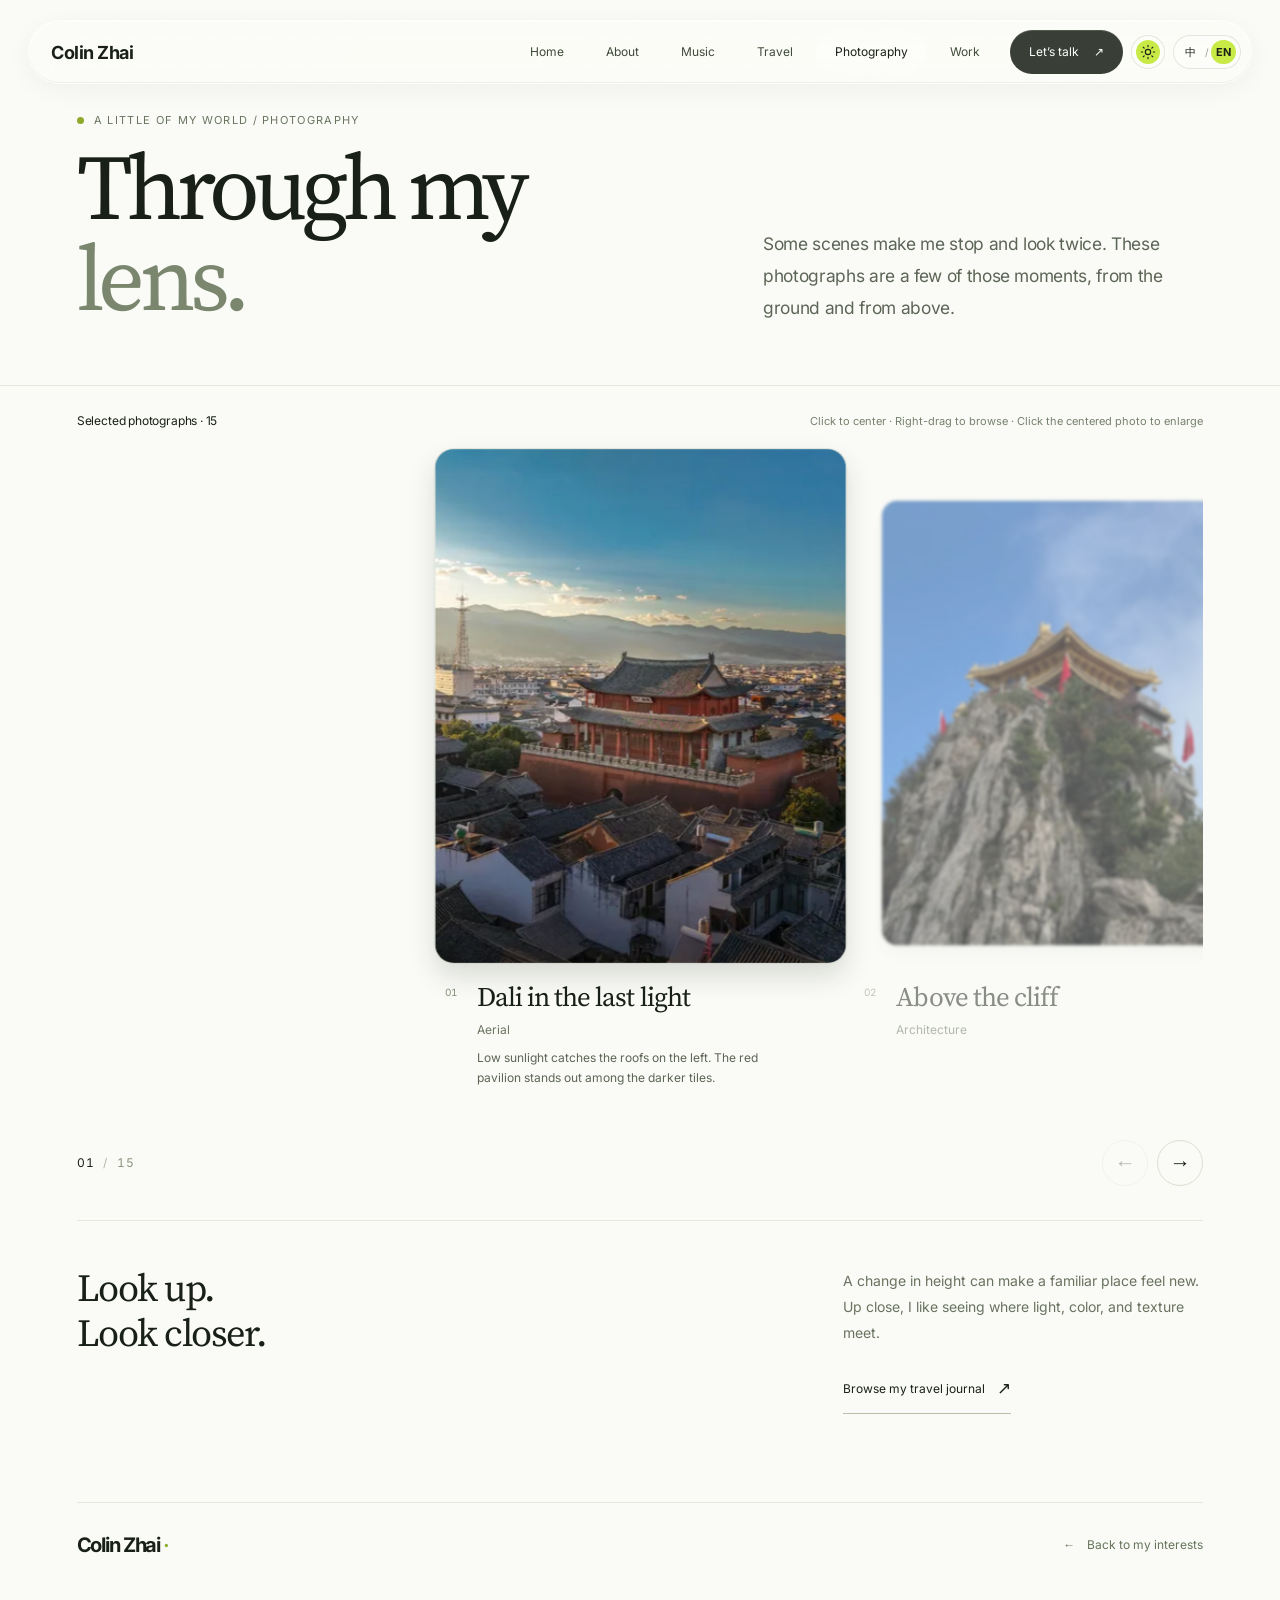
<file: photography.html>
<!DOCTYPE html>
<html lang="en" prefix="og: https://ogp.me/ns#">
<head>
  <meta charset="UTF-8">
  <meta name="viewport" content="width=device-width, initial-scale=1">
  <meta name="description" content="A selection of landscapes, aerial views and quiet details from Colin Zhai’s photography collection." data-zh-content="Colin Zhai 的摄影相册，收录风景、航拍和日常里值得留意的细节。">
  <meta name="author" content="Colin Zhai">
  <meta name="theme-color" content="#c7ea46">
  <meta property="og:type" content="website">
  <meta property="og:site_name" content="Colin Zhai">
  <meta property="og:title" content="Through my lens · Colin Zhai" data-zh-content="透过镜头 · Colin Zhai">
  <meta property="og:description" content="Landscapes, aerial views and quiet details." data-zh-content="风景、航拍和日常小景。">
  <title data-zh="透过镜头 · Colin Zhai">Through my lens · Colin Zhai</title>
  <link rel="icon" type="image/png" sizes="48x48" href="assets/favicon.png">
  <script src="theme.js?v=color-mode"></script>
  <link rel="stylesheet" href="styles.css?v=cover-refinement">
  <link rel="stylesheet" href="music.css?v=color-mode">
  <link rel="stylesheet" href="travel.css?v=color-mode">
  <link rel="stylesheet" href="cursor.css?v=gallery-click">
  <link rel="stylesheet" href="language.css?v=color-mode">
  <link rel="stylesheet" href="theme.css?v=color-mode">
  <script src="language.js?v=photography" defer></script>
  <script src="app.js?v=site-audit" defer></script>
  <script src="travel.js?v=gallery-scroll" defer></script>
</head>
<body class="music-page travel-page photography-page">
  <a class="skip-navigation" href="#photography-content" data-zh="跳到正文">Skip to content</a>
  <div class="site-header" data-site-header>
    <a class="site-brand" href="index.html#home" aria-label="Colin Zhai, home" data-zh-aria-label="Colin Zhai，返回首页"><span class="brand-name" lang="en">Colin Zhai</span></a>
    <nav id="site-navigation" class="site-navigation" aria-label="Main navigation" data-zh-aria-label="主导航">
      <a href="index.html#home" data-zh="首页">Home</a>
      <a href="index.html#about" data-zh="关于我">About</a>
      <a href="music.html" data-zh="音乐">Music</a>
      <a href="travel.html" data-zh="旅行">Travel</a>
      <a href="photography.html" class="is-current" aria-current="page" data-zh="摄影">Photography</a>
      <a href="index.html#projects" data-zh="项目">Work</a>
      <a href="index.html#email-copy" class="nav-contact" data-zh="联系我">Let’s talk <span aria-hidden="true">↗</span></a>
    </nav>
    <div class="header-actions">
      <button class="language-toggle" type="button" data-language-toggle aria-label="Switch to Chinese" hidden><span class="language-choice" lang="zh-CN" aria-hidden="true">中</span><span class="language-divider" aria-hidden="true">/</span><span class="language-choice" lang="en" aria-hidden="true">EN</span></button>
      <button class="menu-button" type="button" data-menu-toggle aria-controls="site-navigation" aria-expanded="false" aria-label="Open navigation"><span></span><span></span></button>
    </div>
  </div>
  <div class="website">
    <main id="photography-content" class="music-main">
      <header class="music-introduction section-width">
        <div><p class="music-eyebrow" data-zh="我的一方天地 / 摄影">A little of my world / Photography</p><h1 class="music-title" data-zh="透过">Through my<br><em data-zh="镜头。">lens.</em></h1></div>
        <p class="music-intro-copy" data-zh="有些景色会让我停下来多看一眼。这些照片记录了我在地面和空中看到的风景，还有一些容易错过的细节。">Some scenes make me stop and look twice. These photographs are a few of those moments, from the ground and from above.</p>
      </header>
      <section class="music-shelf" data-travel-gallery aria-labelledby="photography-shelf-heading" aria-roledescription="carousel" data-zh-aria-roledescription="轮播">
        <div class="music-shelf-heading section-width">
          <h2 id="photography-shelf-heading" data-zh="精选照片 · 15 张">Selected photographs · 15</h2>
          <p id="photography-browse-hint"><span class="music-desktop-hint" data-zh="左键点选居中 · 右键左右拖动 · 点击中央照片可放大">Click to center · Right-drag to browse · Click the centered photo to enlarge</span><span class="music-mobile-hint" data-zh="左右滑动 · 点击查看">Swipe · Tap to view</span></p>
        </div>
        <div id="photography-frames" class="music-track travel-track" data-travel-track tabindex="0" role="group" aria-label="Selected photographs" data-zh-aria-label="精选照片" aria-describedby="photography-browse-hint photography-keyboard-hint">
          <figure id="frame-dali-sunset" class="music-record travel-card" data-travel-item data-title="Dali in the last light" data-zh-title="大理的暮光" data-kind="photo" data-src="assets/photography/dali-sunset-full.webp" data-alt="Low sun falls across tiled rooftops and a red pavilion in Dali." data-zh-alt="夕阳落在大理的瓦屋顶和一座红色楼阁上。" role="group" aria-roledescription="slide" data-zh-aria-roledescription="照片" aria-label="1 of 15: Dali in the last light" data-zh-aria-label="第 1 张，共 15 张：大理的暮光">
            <a class="music-artwork travel-open" href="assets/photography/dali-sunset-full.webp" data-travel-open aria-haspopup="dialog" aria-label="View photo: Dali in the last light" data-zh-aria-label="查看照片：大理的暮光"><img src="assets/photography/dali-sunset.webp" width="850" height="478" fetchpriority="high" decoding="async" alt="Low sun falls across tiled rooftops and a red pavilion in Dali." data-zh-alt="夕阳落在大理的瓦屋顶和一座红色楼阁上。" draggable="false"><span class="travel-media-badge is-photo" aria-hidden="true" data-zh="查看照片 ↗">View photo ↗</span></a>
            <figcaption><span class="record-index" aria-hidden="true">01</span><div><h3 class="record-title" data-zh="大理的暮光">Dali in the last light</h3><p class="record-artist" data-zh="航拍">Aerial</p><p class="record-caption-note" data-zh="夕阳照亮了左边的屋顶。红色楼阁立在一片深色瓦房中，很显眼。">Low sunlight catches the roofs on the left. The red pavilion stands out among the darker tiles.</p></div></figcaption>
          </figure>
          <figure id="frame-laojun-cliff-temple" class="music-record travel-card" data-travel-item data-title="Above the cliff" data-zh-title="崖顶的金殿" data-kind="photo" data-src="assets/photography/laojun-cliff-temple-full.webp" data-alt="A golden-roofed temple stands on a rocky summit against the blue sky." data-zh-alt="蓝天下，金色屋顶的殿宇坐落在陡峭山岩上。" role="group" aria-roledescription="slide" data-zh-aria-roledescription="照片" aria-label="2 of 15: Above the cliff" data-zh-aria-label="第 2 张，共 15 张：崖顶的金殿">
            <a class="music-artwork travel-open" href="assets/photography/laojun-cliff-temple-full.webp" data-travel-open aria-haspopup="dialog" aria-label="View photo: Above the cliff" data-zh-aria-label="查看照片：崖顶的金殿"><img src="assets/photography/laojun-cliff-temple.webp" width="850" height="638" loading="lazy" decoding="async" alt="A golden-roofed temple stands on a rocky summit against the blue sky." data-zh-alt="蓝天下，金色屋顶的殿宇坐落在陡峭山岩上。" draggable="false"><span class="travel-media-badge is-photo" aria-hidden="true" data-zh="查看照片 ↗">View photo ↗</span></a>
            <figcaption><span class="record-index" aria-hidden="true">02</span><div><h3 class="record-title" data-zh="崖顶的金殿">Above the cliff</h3><p class="record-artist" data-zh="建筑">Architecture</p><p class="record-caption-note" data-zh="画面里大半是陡峭的山岩。金色屋顶和几面红旗就在崖顶。">The rock face takes up most of the picture. A golden roof and a few red flags sit at the top.</p></div></figcaption>
          </figure>
          <figure id="frame-great-wall-ridge" class="music-record travel-card" data-travel-item data-title="The wall along the ridge" data-zh-title="山脊上的长城" data-kind="photo" data-src="assets/photography/great-wall-ridge-full.webp" data-alt="The Great Wall traces the spine of a green mountain ridge near Beijing." data-zh-alt="北京郊外，长城沿着翠绿的山脊延伸。" role="group" aria-roledescription="slide" data-zh-aria-roledescription="照片" aria-label="3 of 15: The wall along the ridge" data-zh-aria-label="第 3 张，共 15 张：山脊上的长城">
            <a class="music-artwork travel-open" href="assets/photography/great-wall-ridge-full.webp" data-travel-open aria-haspopup="dialog" aria-label="View photo: The wall along the ridge" data-zh-aria-label="查看照片：山脊上的长城"><img src="assets/photography/great-wall-ridge-full.webp" width="1920" height="1080" loading="lazy" decoding="async" alt="The Great Wall traces the spine of a green mountain ridge near Beijing." data-zh-alt="北京郊外，长城沿着翠绿的山脊延伸。" draggable="false"><span class="travel-media-badge is-photo" aria-hidden="true" data-zh="查看照片 ↗">View photo ↗</span></a>
            <figcaption><span class="record-index" aria-hidden="true">03</span><div><h3 class="record-title" data-zh="山脊上的长城">The wall along the ridge</h3><p class="record-artist" data-zh="航拍">Aerial</p><p class="record-caption-note" data-zh="长城跟着山脊转弯。从高处看，像一条细线穿过青山。">The wall bends with the ridge. From up here, it looks like a thin line across the green hills.</p></div></figcaption>
          </figure>
          <figure id="frame-miyun-reservoir" class="music-record travel-card" data-travel-item data-title="Water under a veil of mist" data-zh-title="薄雾中的密云水库" data-kind="photo" data-src="assets/photography/miyun-reservoir-full.webp" data-alt="Haze softens the winding shores and wooded peninsulas of Miyun Reservoir." data-zh-alt="薄雾笼罩着密云水库蜿蜒的湖岸和林木葱郁的半岛。" role="group" aria-roledescription="slide" data-zh-aria-roledescription="照片" aria-label="4 of 15: Water under a veil of mist" data-zh-aria-label="第 4 张，共 15 张：薄雾中的密云水库">
            <a class="music-artwork travel-open" href="assets/photography/miyun-reservoir-full.webp" data-travel-open aria-haspopup="dialog" aria-label="View photo: Water under a veil of mist" data-zh-aria-label="查看照片：薄雾中的密云水库"><img src="assets/photography/miyun-reservoir-full.webp" width="1920" height="1080" loading="lazy" decoding="async" alt="Haze softens the winding shores and wooded peninsulas of Miyun Reservoir." data-zh-alt="薄雾笼罩着密云水库蜿蜒的湖岸和林木葱郁的半岛。" draggable="false"><span class="travel-media-badge is-photo" aria-hidden="true" data-zh="查看照片 ↗">View photo ↗</span></a>
            <figcaption><span class="record-index" aria-hidden="true">04</span><div><h3 class="record-title" data-zh="薄雾中的密云水库">Water under a veil of mist</h3><p class="record-artist" data-zh="航拍">Aerial</p><p class="record-caption-note" data-zh="近处的岸线清楚，远处的小岛在雾里渐渐看不清了。">The nearest shore is dark and clear. Farther out, the islands start to disappear into the haze.</p></div></figcaption>
          </figure>
          <figure id="frame-chengde-violet" class="music-record travel-card" data-travel-item data-title="A small bloom" data-zh-title="草间的一朵紫花" data-kind="photo" data-src="assets/photography/chengde-violet-full.webp" data-alt="A purple wildflower is in focus against softly blurred grass." data-zh-alt="草丛中一朵紫色野花清晰可见，背景柔和虚化。" role="group" aria-roledescription="slide" data-zh-aria-roledescription="照片" aria-label="5 of 15: A small bloom" data-zh-aria-label="第 5 张，共 15 张：草间的一朵紫花">
            <a class="music-artwork travel-open" href="assets/photography/chengde-violet-full.webp" data-travel-open aria-haspopup="dialog" aria-label="View photo: A small bloom" data-zh-aria-label="查看照片：草间的一朵紫花"><img src="assets/photography/chengde-violet-full.webp" width="1275" height="1920" loading="lazy" decoding="async" alt="A purple wildflower is in focus against softly blurred grass." data-zh-alt="草丛中一朵紫色野花清晰可见，背景柔和虚化。" draggable="false"><span class="travel-media-badge is-photo" aria-hidden="true" data-zh="查看照片 ↗">View photo ↗</span></a>
            <figcaption><span class="record-index" aria-hidden="true">05</span><div><h3 class="record-title" data-zh="草间的一朵紫花">A small bloom</h3><p class="record-artist" data-zh="细节">Details</p><p class="record-caption-note" data-zh="草叶虚成了一片绿，只有这朵小紫花很清楚。花瓣上的纹路也看得见。">The little purple flower is the clearest thing in the picture. You can see the lines on its petals.</p></div></figcaption>
          </figure>
          <figure id="frame-luoyang-pagoda" class="music-record travel-card" data-travel-item data-title="A pagoda over Luoyang" data-zh-title="洛阳城中的楼阁" data-kind="photo" data-src="assets/photography/luoyang-pagoda-full.webp" data-alt="Seen from above, a tiered pagoda rises among the streets and rooftops of Luoyang." data-zh-alt="从空中俯瞰，多层楼阁立在洛阳的街道与屋顶之间。" role="group" aria-roledescription="slide" data-zh-aria-roledescription="照片" aria-label="6 of 15: A pagoda over Luoyang" data-zh-aria-label="第 6 张，共 15 张：洛阳城中的楼阁">
            <a class="music-artwork travel-open" href="assets/photography/luoyang-pagoda-full.webp" data-travel-open aria-haspopup="dialog" aria-label="View photo: A pagoda over Luoyang" data-zh-aria-label="查看照片：洛阳城中的楼阁"><img src="assets/photography/luoyang-pagoda-full.webp" width="1920" height="1080" loading="lazy" decoding="async" alt="Seen from above, a tiered pagoda rises among the streets and rooftops of Luoyang." data-zh-alt="从空中俯瞰，多层楼阁立在洛阳的街道与屋顶之间。" draggable="false"><span class="travel-media-badge is-photo" aria-hidden="true" data-zh="查看照片 ↗">View photo ↗</span></a>
            <figcaption><span class="record-index" aria-hidden="true">06</span><div><h3 class="record-title" data-zh="洛阳城中的楼阁">A pagoda over Luoyang</h3><p class="record-artist" data-zh="航拍">Aerial</p><p class="record-caption-note" data-zh="街道和楼房排得很整齐，中间这座圆形楼阁很显眼。它的屋檐一层比一层小。">The round tower stands out among straight roads and rows of buildings. Its roofs get smaller toward the top.</p></div></figcaption>
          </figure>
          <figure id="frame-chengde-lone-tree" class="music-record travel-card" data-travel-item data-title="One tree in the grassland" data-zh-title="草原上的一棵树" data-kind="photo" data-src="assets/photography/chengde-lone-tree-full.webp" data-alt="A lone tree stands in the open Chengde grassland beneath an overcast sky." data-zh-alt="阴云下，一棵树独立在开阔的承德草原上。" role="group" aria-roledescription="slide" data-zh-aria-roledescription="照片" aria-label="7 of 15: One tree in the grassland" data-zh-aria-label="第 7 张，共 15 张：草原上的一棵树">
            <a class="music-artwork travel-open" href="assets/photography/chengde-lone-tree-full.webp" data-travel-open aria-haspopup="dialog" aria-label="View photo: One tree in the grassland" data-zh-aria-label="查看照片：草原上的一棵树"><img src="assets/photography/chengde-lone-tree-full.webp" width="1920" height="1276" loading="lazy" decoding="async" alt="A lone tree stands in the open Chengde grassland beneath an overcast sky." data-zh-alt="阴云下，一棵树独立在开阔的承德草原上。" draggable="false"><span class="travel-media-badge is-photo" aria-hidden="true" data-zh="查看照片 ↗">View photo ↗</span></a>
            <figcaption><span class="record-index" aria-hidden="true">07</span><div><h3 class="record-title" data-zh="草原上的一棵树">One tree in the grassland</h3><p class="record-artist" data-zh="风景">Landscape</p><p class="record-caption-note" data-zh="一棵树站在草地上。远处的山很低，灰色的天空让四周显得很开阔。">A single tree stands in the grass. Low hills and a gray sky leave plenty of space around it.</p></div></figcaption>
          </figure>
          <figure id="frame-beijing-daylily" class="music-record travel-card" data-travel-item data-title="Orange in the shade" data-zh-title="林荫里的橙色花朵" data-kind="photo" data-src="assets/photography/beijing-daylily-full.webp" data-alt="An orange daylily catches the light above a patch of shaded flowers." data-zh-alt="一朵橙色萱草花迎着光，周围花草藏在阴影中。" role="group" aria-roledescription="slide" data-zh-aria-roledescription="照片" aria-label="8 of 15: Orange in the shade" data-zh-aria-label="第 8 张，共 15 张：林荫里的橙色花朵">
            <a class="music-artwork travel-open" href="assets/photography/beijing-daylily-full.webp" data-travel-open aria-haspopup="dialog" aria-label="View photo: Orange in the shade" data-zh-aria-label="查看照片：林荫里的橙色花朵"><img src="assets/photography/beijing-daylily-full.webp" width="1920" height="1276" loading="lazy" decoding="async" alt="An orange daylily catches the light above a patch of shaded flowers." data-zh-alt="一朵橙色萱草花迎着光，周围花草藏在阴影中。" draggable="false"><span class="travel-media-badge is-photo" aria-hidden="true" data-zh="查看照片 ↗">View photo ↗</span></a>
            <figcaption><span class="record-index" aria-hidden="true">08</span><div><h3 class="record-title" data-zh="林荫里的橙色花朵">Orange in the shade</h3><p class="record-artist" data-zh="细节">Details</p><p class="record-caption-note" data-zh="最前面的一朵橙色花正好照到光，后面还有几朵藏在树荫里。">One orange flower catches the light. There are more orange blooms behind it, tucked into the shade.</p></div></figcaption>
          </figure>
          <figure id="frame-dali-cloud-line" class="music-record travel-card" data-travel-item data-title="Clouds over Dali" data-zh-title="大理山间的云" data-kind="photo" data-src="assets/photography/dali-cloud-line-full.webp" data-alt="Bright clouds gather over the dark slopes of the mountains around Dali." data-zh-alt="明亮的云团聚在大理周边深色的山坡上方。" role="group" aria-roledescription="slide" data-zh-aria-roledescription="照片" aria-label="9 of 15: Clouds over Dali" data-zh-aria-label="第 9 张，共 15 张：大理山间的云">
            <a class="music-artwork travel-open" href="assets/photography/dali-cloud-line-full.webp" data-travel-open aria-haspopup="dialog" aria-label="View photo: Clouds over Dali" data-zh-aria-label="查看照片：大理山间的云"><img src="assets/photography/dali-cloud-line-full.webp" width="1920" height="1080" loading="lazy" decoding="async" alt="Bright clouds gather over the dark slopes of the mountains around Dali." data-zh-alt="明亮的云团聚在大理周边深色的山坡上方。" draggable="false"><span class="travel-media-badge is-photo" aria-hidden="true" data-zh="查看照片 ↗">View photo ↗</span></a>
            <figcaption><span class="record-index" aria-hidden="true">09</span><div><h3 class="record-title" data-zh="大理山间的云">Clouds over Dali</h3><p class="record-artist" data-zh="航拍">Aerial</p><p class="record-caption-note" data-zh="深色山脊上方排着一大片白云。两层云之间还能看到一条蓝天。">A bank of white clouds sits above the dark hills. Between the cloud layers, a strip of blue sky shows through.</p></div></figcaption>
          </figure>
          <figure id="frame-laojun-temple-roofs" class="music-record travel-card" data-travel-item data-title="Layers of rooflines" data-zh-title="叠起的屋檐" data-kind="photo" data-src="assets/photography/laojun-temple-roofs-full.webp" data-alt="Overlapping temple roofs rise beneath a pine branch on Laojun Mountain." data-zh-alt="老君山上，层叠的殿宇屋檐掩映在松枝下。" role="group" aria-roledescription="slide" data-zh-aria-roledescription="照片" aria-label="10 of 15: Layers of rooflines" data-zh-aria-label="第 10 张，共 15 张：叠起的屋檐">
            <a class="music-artwork travel-open" href="assets/photography/laojun-temple-roofs-full.webp" data-travel-open aria-haspopup="dialog" aria-label="View photo: Layers of rooflines" data-zh-aria-label="查看照片：叠起的屋檐"><img src="assets/photography/laojun-temple-roofs-full.webp" width="1920" height="1440" loading="lazy" decoding="async" alt="Overlapping temple roofs rise beneath a pine branch on Laojun Mountain." data-zh-alt="老君山上，层叠的殿宇屋檐掩映在松枝下。" draggable="false"><span class="travel-media-badge is-photo" aria-hidden="true" data-zh="查看照片 ↗">View photo ↗</span></a>
            <figcaption><span class="record-index" aria-hidden="true">10</span><div><h3 class="record-title" data-zh="叠起的屋檐">Layers of rooflines</h3><p class="record-artist" data-zh="建筑">Architecture</p><p class="record-caption-note" data-zh="深色的屋檐一层叠着一层，后面露出一个铺着金色瓦片的小屋顶。">The dark roof edges overlap. A smaller roof with gold tiles peeks out behind them.</p></div></figcaption>
          </figure>
          <figure id="frame-laojun-red-charms" class="music-record travel-card" data-travel-item data-title="Wishes in red" data-zh-title="红色祈愿牌" data-kind="photo" data-src="assets/photography/laojun-red-charms-full.webp" data-alt="Red wish tags line the foreground, with the mountain and clouds out of focus beyond." data-zh-alt="红色祈愿牌排在前景，远处山峰和云层柔和虚化。" role="group" aria-roledescription="slide" data-zh-aria-roledescription="照片" aria-label="11 of 15: Wishes in red" data-zh-aria-label="第 11 张，共 15 张：红色祈愿牌">
            <a class="music-artwork travel-open" href="assets/photography/laojun-red-charms-full.webp" data-travel-open aria-haspopup="dialog" aria-label="View photo: Wishes in red" data-zh-aria-label="查看照片：红色祈愿牌"><img src="assets/photography/laojun-red-charms-full.webp" width="1920" height="1440" loading="lazy" decoding="async" alt="Red wish tags line the foreground, with the mountain and clouds out of focus beyond." data-zh-alt="红色祈愿牌排在前景，远处山峰和云层柔和虚化。" draggable="false"><span class="travel-media-badge is-photo" aria-hidden="true" data-zh="查看照片 ↗">View photo ↗</span></a>
            <figcaption><span class="record-index" aria-hidden="true">11</span><div><h3 class="record-title" data-zh="红色祈愿牌">Wishes in red</h3><p class="record-artist" data-zh="细节">Details</p><p class="record-caption-note" data-zh="红色的祈愿牌和绳结挤在画面下方。远处的山石和云已经看不太清了。">Red tags and ribbons fill the bottom of the picture. Beyond them, the rocks and clouds blur together.</p></div></figcaption>
          </figure>
          <figure id="frame-luoyang-river-crossing" class="music-record travel-card" data-travel-item data-title="A quiet crossing" data-zh-title="河上的长桥" data-kind="photo" data-src="assets/photography/luoyang-river-crossing-full.webp" data-alt="A long bridge spans a wide, calm river outside Luoyang." data-zh-alt="洛阳一带，一座长桥横跨开阔而平静的河面。" role="group" aria-roledescription="slide" data-zh-aria-roledescription="照片" aria-label="12 of 15: A quiet crossing" data-zh-aria-label="第 12 张，共 15 张：河上的长桥">
            <a class="music-artwork travel-open" href="assets/photography/luoyang-river-crossing-full.webp" data-travel-open aria-haspopup="dialog" aria-label="View photo: A quiet crossing" data-zh-aria-label="查看照片：河上的长桥"><img src="assets/photography/luoyang-river-crossing-full.webp" width="1920" height="705" loading="lazy" decoding="async" alt="A long bridge spans a wide, calm river outside Luoyang." data-zh-alt="洛阳一带，一座长桥横跨开阔而平静的河面。" draggable="false"><span class="travel-media-badge is-photo" aria-hidden="true" data-zh="查看照片 ↗">View photo ↗</span></a>
            <figcaption><span class="record-index" aria-hidden="true">12</span><div><h3 class="record-title" data-zh="河上的长桥">A quiet crossing</h3><p class="record-artist" data-zh="航拍">Aerial</p><p class="record-caption-note" data-zh="桥几乎横着穿过画面，下方是一大片平静的河水。">The bridge runs nearly straight across the picture. There is a wide stretch of still water beneath it.</p></div></figcaption>
          </figure>
          <figure id="frame-chengde-from-above" class="music-record travel-card" data-travel-item data-title="Where the fields meet the woods" data-zh-title="草原与林地相接" data-kind="photo" data-src="assets/photography/chengde-from-above-full.webp" data-alt="An aerial view shows rolling green grassland broken by patches of dense trees." data-zh-alt="航拍视角下，成片的林木散落在起伏的绿色草原上。" role="group" aria-roledescription="slide" data-zh-aria-roledescription="照片" aria-label="13 of 15: Where the fields meet the woods" data-zh-aria-label="第 13 张，共 15 张：草原与林地相接">
            <a class="music-artwork travel-open" href="assets/photography/chengde-from-above-full.webp" data-travel-open aria-haspopup="dialog" aria-label="View photo: Where the fields meet the woods" data-zh-aria-label="查看照片：草原与林地相接"><img src="assets/photography/chengde-from-above-full.webp" width="1920" height="1080" loading="lazy" decoding="async" alt="An aerial view shows rolling green grassland broken by patches of dense trees." data-zh-alt="航拍视角下，成片的林木散落在起伏的绿色草原上。" draggable="false"><span class="travel-media-badge is-photo" aria-hidden="true" data-zh="查看照片 ↗">View photo ↗</span></a>
            <figcaption><span class="record-index" aria-hidden="true">13</span><div><h3 class="record-title" data-zh="草原与林地相接">Where the fields meet the woods</h3><p class="record-artist" data-zh="航拍">Aerial</p><p class="record-caption-note" data-zh="从空中看，开阔的草地和成片的树林分得很清楚，交界处弯弯曲曲。">From above, the open grass and dense trees are easy to tell apart. Their edges curve around each other.</p></div></figcaption>
          </figure>
          <figure id="frame-laojun-eaves" class="music-record travel-card" data-travel-item data-title="An eave against the sky" data-zh-title="蓝天下的飞檐" data-kind="photo" data-src="assets/photography/laojun-eaves-full.webp" data-alt="A decorated temple eave cuts across a blue sky streaked with cloud." data-zh-alt="饰有脊兽的飞檐伸向蓝天，薄云在后方散开。" role="group" aria-roledescription="slide" data-zh-aria-roledescription="照片" aria-label="14 of 15: An eave against the sky" data-zh-aria-label="第 14 张，共 15 张：蓝天下的飞檐">
            <a class="music-artwork travel-open" href="assets/photography/laojun-eaves-full.webp" data-travel-open aria-haspopup="dialog" aria-label="View photo: An eave against the sky" data-zh-aria-label="查看照片：蓝天下的飞檐"><img src="assets/photography/laojun-eaves-full.webp" width="1702" height="1276" loading="lazy" decoding="async" alt="A decorated temple eave cuts across a blue sky streaked with cloud." data-zh-alt="饰有脊兽的飞檐伸向蓝天，薄云在后方散开。" draggable="false"><span class="travel-media-badge is-photo" aria-hidden="true" data-zh="查看照片 ↗">View photo ↗</span></a>
            <figcaption><span class="record-index" aria-hidden="true">14</span><div><h3 class="record-title" data-zh="蓝天下的飞檐">An eave against the sky</h3><p class="record-artist" data-zh="细节">Details</p><p class="record-caption-note" data-zh="屋檐尽头蹲着几只小脊兽。抬头还能看到屋檐下面红绿相间的梁。">There are small figures at the end of the roof. Underneath, you can see the red and green beams.</p></div></figcaption>
          </figure>
          <figure id="frame-golden-artifact" class="music-record travel-card" data-travel-item data-title="Gold in the dark" data-zh-title="暗处的一抹金色" data-kind="photo" data-src="assets/photography/golden-artifact-full.webp" data-alt="A small golden sculpture rests on a red plinth against a black background." data-zh-alt="一件小巧的金色雕塑静置在红色底座上，背景漆黑。" role="group" aria-roledescription="slide" data-zh-aria-roledescription="照片" aria-label="15 of 15: Gold in the dark" data-zh-aria-label="第 15 张，共 15 张：暗处的一抹金色">
            <a class="music-artwork travel-open" href="assets/photography/golden-artifact-full.webp" data-travel-open aria-haspopup="dialog" aria-label="View photo: Gold in the dark" data-zh-aria-label="查看照片：暗处的一抹金色"><img src="assets/photography/golden-artifact-full.webp" width="1920" height="1302" loading="lazy" decoding="async" alt="A small golden sculpture rests on a red plinth against a black background." data-zh-alt="一件小巧的金色雕塑静置在红色底座上，背景漆黑。" draggable="false"><span class="travel-media-badge is-photo" aria-hidden="true" data-zh="查看照片 ↗">View photo ↗</span></a>
            <figcaption><span class="record-index" aria-hidden="true">15</span><div><h3 class="record-title" data-zh="暗处的一抹金色">Gold in the dark</h3><p class="record-artist" data-zh="细节">Details</p><p class="record-caption-note" data-zh="光照亮了小金像和红色底座，画面其余地方都暗了下去。">Light falls on the small gold figure and the red base. The rest of the frame stays dark.</p></div></figcaption>
          </figure>
        </div>
        <p id="photography-keyboard-hint" class="music-sr-only" data-zh="用左右方向键浏览。按 Home 跳到第一张，按 End 跳到最后一张。选择照片即可查看完整画面。">Use the left and right arrow keys to browse. Home goes to the first photograph; End goes to the last. Select a photograph to see the complete image.</p>
        <div class="music-controls section-width">
          <p class="music-counter" aria-label="Current photograph" data-zh-aria-label="当前照片"><span data-travel-current>01</span><span class="counter-separator" aria-hidden="true">/</span><span data-travel-total>15</span></p>
          <div class="music-arrow-group"><button class="music-arrow" type="button" data-travel-prev aria-label="Previous photograph" data-zh-aria-label="上一张照片" aria-controls="photography-frames" disabled>←</button><button class="music-arrow" type="button" data-travel-next aria-label="Next photograph" data-zh-aria-label="下一张照片" aria-controls="photography-frames">→</button></div>
        </div>
        <p class="music-sr-only" data-travel-status role="status" aria-live="polite" aria-atomic="true"></p>
      </section>
      <section class="music-reflection section-width" aria-labelledby="photography-reflection-heading">
        <h2 id="photography-reflection-heading"><span data-zh="抬头看看。">Look up.</span><br><span data-zh="也看看脚下。">Look closer.</span></h2>
        <div><p data-zh="换个高度，熟悉的地方也会变得新鲜。我也喜欢靠近一点，看看光线、颜色和纹理是怎么碰到一起的。">A change in height can make a familiar place feel new. Up close, I like seeing where light, color, and texture meet.</p><a class="text-link" href="travel.html" data-zh="看看我的旅行相册 ">Browse my travel journal <span aria-hidden="true">↗</span></a></div>
      </section>
    </main>
    <footer class="site-footer music-footer section-width">
      <a class="footer-signature" href="index.html#home">Colin Zhai<span>·</span></a>
      <a class="music-back-link" href="index.html#interests" data-zh=" 返回兴趣页"><span aria-hidden="true">←</span> Back to my interests</a>
    </footer>
  </div>
  <dialog id="travel-dialog" class="travel-dialog" aria-labelledby="photography-viewer-heading">
    <h2 id="photography-viewer-heading" class="music-sr-only" data-zh="摄影相册照片">Selected photographs</h2>
    <div class="travel-dialog-toolbar"><span data-travel-dialog-count>01 / 15</span><button type="button" data-travel-close aria-label="Close photo viewer" data-zh-aria-label="关闭照片查看器" autofocus>×</button></div>
    <figure><div class="travel-media" data-travel-media></div><figcaption data-travel-caption></figcaption></figure>
    <div class="travel-dialog-controls"><button type="button" data-travel-dialog-prev aria-label="Previous photo" data-zh="← 上一张" data-zh-aria-label="上一张照片">← Previous</button><button type="button" data-travel-dialog-next aria-label="Next photo" data-zh="下一张 →" data-zh-aria-label="下一张照片">Next →</button></div>
  </dialog>
</body>
</html>
</file>
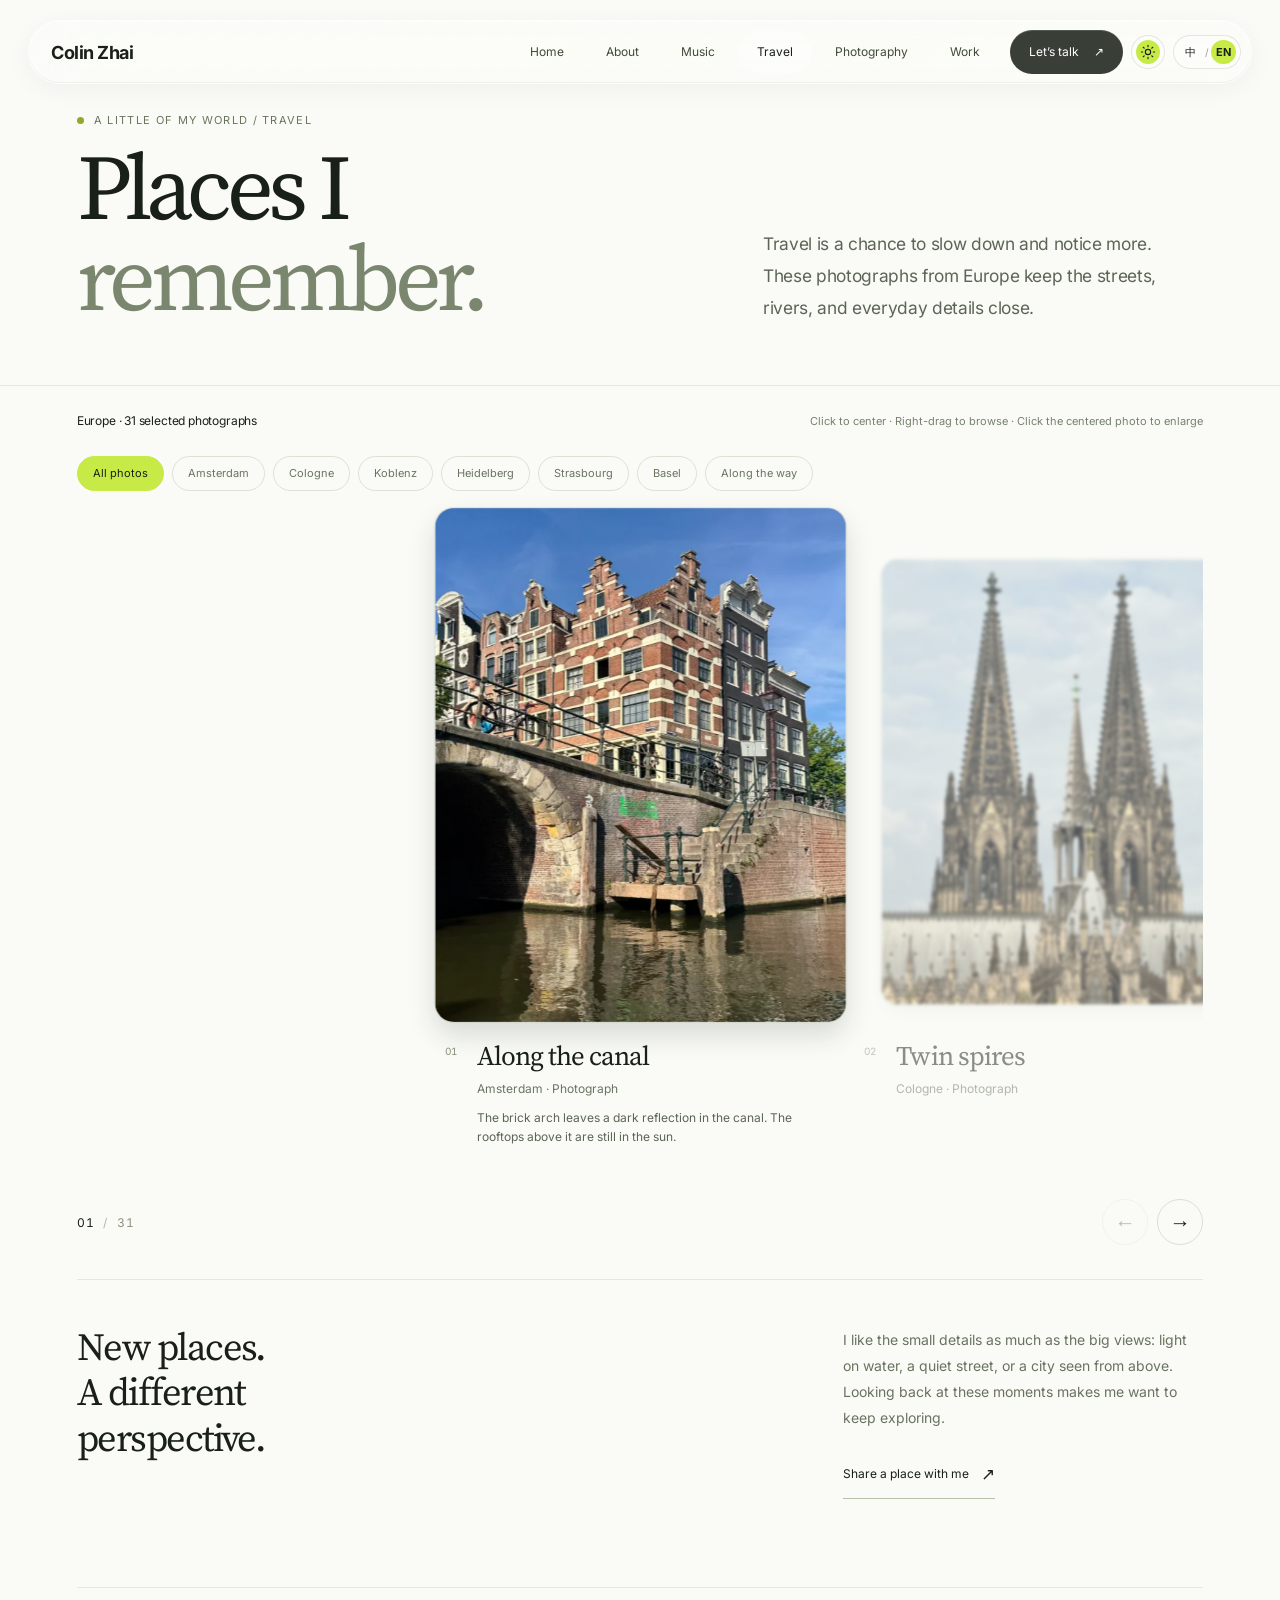
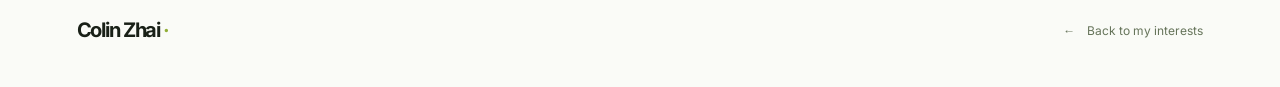
<file: travel.html>
<!DOCTYPE html>
<html lang="en" prefix="og: https://ogp.me/ns#">
<head>
  <meta charset="UTF-8">
  <meta name="viewport" content="width=device-width, initial-scale=1">
  <meta name="description" data-zh-content="Colin Zhai 的欧洲旅行相册，收录阿姆斯特丹、科隆、科布伦茨、海德堡、斯特拉斯堡和巴塞尔的照片。" content="A European travel journal by Colin Zhai. Explore photographs from Amsterdam, Cologne, Koblenz, Heidelberg, Strasbourg and Basel.">
  <meta name="author" content="Colin Zhai">
  <meta name="theme-color" content="#c7ea46">
  <meta property="og:type" content="website">
  <meta property="og:site_name" content="Colin Zhai">
  <meta property="og:title" data-zh-content="欧洲旅行 · Colin Zhai" content="Travel, through Europe · Colin Zhai">
  <meta property="og:description" data-zh-content="用照片记录欧洲的街道、河流和旅途中值得记住的细节。" content="The streets, rivers and little details I brought back from Europe. A travel journal in photographs.">
  <title data-zh="欧洲旅行 · Colin Zhai">Travel, through Europe · Colin Zhai</title>
  <link rel="icon" type="image/png" sizes="48x48" href="assets/favicon.png">
  <script src="theme.js?v=color-mode"></script>
  <link rel="stylesheet" href="styles.css?v=cover-refinement">
  <link rel="stylesheet" href="music.css?v=color-mode">
  <link rel="stylesheet" href="travel.css?v=color-mode">
  <link rel="stylesheet" href="cursor.css?v=gallery-click">
  <link rel="stylesheet" href="language.css?v=color-mode">
  <link rel="stylesheet" href="theme.css?v=color-mode">
  <script src="language.js?v=photography" defer></script>
  <script src="app.js?v=site-audit" defer></script>
  <script src="travel.js?v=gallery-scroll" defer></script>
</head>
<body class="music-page travel-page">
  <a class="skip-navigation" href="#travel-content" data-zh="跳到正文">Skip to content</a>
  <div class="site-header" data-site-header>
    <a class="site-brand" href="index.html#home" aria-label="Colin Zhai, home" data-zh-aria-label="Colin Zhai，返回首页"><span class="brand-name" lang="en">Colin Zhai</span></a>
    <nav id="site-navigation" class="site-navigation" aria-label="Main navigation" data-zh-aria-label="主导航">
      <a href="index.html#home" data-zh="首页">Home</a>
      <a href="index.html#about" data-zh="关于我">About</a>
      <a href="music.html" data-zh="音乐">Music</a>
      <a href="travel.html" class="is-current" aria-current="page" data-zh="旅行">Travel</a>
      <a href="photography.html" data-zh="摄影">Photography</a>
      <a href="index.html#projects" data-zh="项目">Work</a>
      <a href="index.html#email-copy" class="nav-contact" data-zh="联系我">Let’s talk <span aria-hidden="true">↗</span></a>
    </nav>
    <div class="header-actions">
      <button class="language-toggle" type="button" data-language-toggle aria-label="Switch to Chinese" hidden><span class="language-choice" lang="zh-CN" aria-hidden="true">中</span><span class="language-divider" aria-hidden="true">/</span><span class="language-choice" lang="en" aria-hidden="true">EN</span></button>
      <button class="menu-button" type="button" data-menu-toggle aria-controls="site-navigation" aria-expanded="false" aria-label="Open navigation"><span></span><span></span></button>
    </div>
  </div>
  <div class="website">
    <main id="travel-content" class="music-main">
      <header class="music-introduction section-width">
        <div><p class="music-eyebrow" data-zh="我的一方天地 / 旅行">A little of my world / Travel</p><h1 class="music-title" data-zh="记忆里的">Places I<br><em data-zh="风景。">remember.</em></h1></div>
        <p class="music-intro-copy" data-zh="旅行让我有机会放慢脚步，多留意身边的风景。我用这些欧洲旅行照片，留住沿途的街道、河流和日常小景。">Travel is a chance to slow down and notice more. These photographs from Europe keep the streets, rivers, and everyday details close.</p>
      </header>
      <section class="music-shelf" data-travel-gallery aria-labelledby="travel-shelf-heading" aria-roledescription="carousel" data-zh-aria-roledescription="轮播">
        <div class="music-shelf-heading section-width">
          <h2 id="travel-shelf-heading" data-zh="欧洲 · 31 张精选照片">Europe · 31 selected photographs</h2>
          <p id="travel-browse-hint"><span class="music-desktop-hint" data-zh="左键点选居中 · 右键左右拖动 · 点击中央照片可放大">Click to center · Right-drag to browse · Click the centered photo to enlarge</span><span class="music-mobile-hint" data-zh="左右滑动 · 点击查看">Swipe · Tap to view</span></p>
        </div>
        <div class="travel-filters section-width" data-travel-filters role="group" aria-label="Browse the travel collection" data-zh-aria-label="按地点浏览旅行照片">
          <button class="travel-filter" type="button" data-travel-filter="all" aria-pressed="true" aria-controls="travel-moments" data-zh="全部照片">All photos</button>
          <button class="travel-filter" type="button" data-travel-filter="amsterdam" aria-pressed="false" aria-controls="travel-moments" data-zh="阿姆斯特丹">Amsterdam</button>
          <button class="travel-filter" type="button" data-travel-filter="cologne" aria-pressed="false" aria-controls="travel-moments" data-zh="科隆">Cologne</button>
          <button class="travel-filter" type="button" data-travel-filter="koblenz" aria-pressed="false" aria-controls="travel-moments" data-zh="科布伦茨">Koblenz</button>
          <button class="travel-filter" type="button" data-travel-filter="heidelberg" aria-pressed="false" aria-controls="travel-moments" data-zh="海德堡">Heidelberg</button>
          <button class="travel-filter" type="button" data-travel-filter="strasbourg" aria-pressed="false" aria-controls="travel-moments" data-zh="斯特拉斯堡">Strasbourg</button>
          <button class="travel-filter" type="button" data-travel-filter="basel" aria-pressed="false" aria-controls="travel-moments" data-zh="巴塞尔">Basel</button>
          <button class="travel-filter" type="button" data-travel-filter="elsewhere" aria-pressed="false" aria-controls="travel-moments" data-zh="旅途随拍">Along the way</button>
        </div>
        <div id="travel-moments" class="music-track travel-track" data-travel-track tabindex="0" role="group" aria-label="European travel photographs" aria-describedby="travel-browse-hint travel-keyboard-hint" data-zh-aria-label="欧洲旅行照片">
          <figure id="photo-002" class="music-record travel-card" data-travel-item data-cities="amsterdam" data-title="Along the canal · Amsterdam" data-kind="photo" data-src="assets/travel/photos/photo-002.webp" data-alt="A brick bridge and stepped-gable buildings beside a canal." role="group" aria-roledescription="slide" aria-label="1 of 31: Along the canal · Amsterdam" data-zh-title="运河边 · 阿姆斯特丹" data-zh-alt="运河边的砖桥和阶梯形山墙建筑。" data-zh-aria-label="第 1 张，共 31 张：运河边 · 阿姆斯特丹" data-zh-aria-roledescription="照片">
            <a class="music-artwork travel-open" href="assets/travel/photos/photo-002.webp" data-travel-open aria-haspopup="dialog" aria-label="View photo: Along the canal · Amsterdam" data-zh-aria-label="查看照片：运河边 · 阿姆斯特丹"><img src="assets/travel/photos/photo-002-thumb.webp" width="1000" height="750" fetchpriority="high" decoding="async" alt="A brick bridge and stepped-gable buildings beside a canal." draggable="false" data-zh-alt="运河边的砖桥和阶梯形山墙建筑。"><span class="travel-media-badge is-photo" aria-hidden="true" data-zh="查看照片 ↗">View photo ↗</span></a>
            <figcaption><span class="record-index" aria-hidden="true">01</span><div><h3 class="record-title" data-zh="运河边">Along the canal</h3><p class="record-artist" data-zh="阿姆斯特丹 · 照片">Amsterdam · Photograph</p><p class="record-caption-note" data-zh="砖拱桥在运河里投下深色倒影，桥上的屋顶还照着太阳。">The brick arch leaves a dark reflection in the canal. The rooftops above it are still in the sun.</p></div></figcaption>
          </figure>
          <figure id="photo-021" class="music-record travel-card" data-travel-item data-cities="cologne" data-title="Twin spires · Cologne" data-kind="photo" data-src="assets/travel/photos/photo-021.webp" data-alt="The ornate front facade and twin spires of a cathedral." role="group" aria-roledescription="slide" aria-label="2 of 31: Twin spires · Cologne" data-zh-title="双塔尖 · 科隆" data-zh-alt="大教堂华丽的正立面和两座尖塔。" data-zh-aria-label="第 2 张，共 31 张：双塔尖 · 科隆" data-zh-aria-roledescription="照片">
            <a class="music-artwork travel-open" href="assets/travel/photos/photo-021.webp" data-travel-open aria-haspopup="dialog" aria-label="View photo: Twin spires · Cologne" data-zh-aria-label="查看照片：双塔尖 · 科隆"><img src="assets/travel/photos/photo-021-thumb.webp" width="750" height="1000" loading="lazy" decoding="async" alt="The ornate front facade and twin spires of a cathedral." draggable="false" data-zh-alt="大教堂华丽的正立面和两座尖塔。"><span class="travel-media-badge is-photo" aria-hidden="true" data-zh="查看照片 ↗">View photo ↗</span></a>
            <figcaption><span class="record-index" aria-hidden="true">02</span><div><h3 class="record-title" data-zh="双塔尖">Twin spires</h3><p class="record-artist" data-zh="科隆 · 照片">Cologne · Photograph</p><p class="record-caption-note" data-zh="两座尖塔的轮廓几乎一样，近看都能看到细细的石雕。">The two spires have almost the same outline. Up close, both are covered in fine stone details.</p></div></figcaption>
          </figure>
          <figure id="photo-053" class="music-record travel-card" data-travel-item data-cities="koblenz" data-title="Where rivers meet · Koblenz" data-kind="photo" data-src="assets/travel/photos/photo-053.webp" data-alt="An elevated view of converging rivers, bridges and a riverside monument." role="group" aria-roledescription="slide" aria-label="3 of 31: Where rivers meet · Koblenz" data-zh-title="两河交汇处 · 科布伦茨" data-zh-alt="从高处俯瞰交汇的河流、桥梁和河畔纪念碑。" data-zh-aria-label="第 3 张，共 31 张：两河交汇处 · 科布伦茨" data-zh-aria-roledescription="照片">
            <a class="music-artwork travel-open" href="assets/travel/photos/photo-053.webp" data-travel-open aria-haspopup="dialog" aria-label="View photo: Where rivers meet · Koblenz" data-zh-aria-label="查看照片：两河交汇处 · 科布伦茨"><img src="assets/travel/photos/photo-053.webp" width="1800" height="1350" loading="lazy" decoding="async" alt="An elevated view of converging rivers, bridges and a riverside monument." draggable="false" data-zh-alt="从高处俯瞰交汇的河流、桥梁和河畔纪念碑。"><span class="travel-media-badge is-photo" aria-hidden="true" data-zh="查看照片 ↗">View photo ↗</span></a>
            <figcaption><span class="record-index" aria-hidden="true">03</span><div><h3 class="record-title" data-zh="两河交汇处">Where rivers meet</h3><p class="record-artist" data-zh="科布伦茨 · 照片">Koblenz · Photograph</p><p class="record-caption-note" data-zh="从高处能看清伸进河里的尖形岸边，后面的河道拐了弯，上面架着桥。">From above, the pointed riverbank is easy to see. Behind it, bridges cross the river as it bends away.</p></div></figcaption>
          </figure>
          <figure id="photo-061" class="music-record travel-card" data-travel-item data-cities="heidelberg" data-title="Side streets · Heidelberg" data-kind="photo" data-src="assets/travel/photos/photo-061.webp" data-alt="A narrow cobbled street with cafe tables and tall buildings." role="group" aria-roledescription="slide" aria-label="4 of 31: Side streets · Heidelberg" data-zh-title="街巷漫步 · 海德堡" data-zh-alt="一条狭窄的石板街，两侧是高楼和露天咖啡座。" data-zh-aria-label="第 4 张，共 31 张：街巷漫步 · 海德堡" data-zh-aria-roledescription="照片">
            <a class="music-artwork travel-open" href="assets/travel/photos/photo-061.webp" data-travel-open aria-haspopup="dialog" aria-label="View photo: Side streets · Heidelberg" data-zh-aria-label="查看照片：街巷漫步 · 海德堡"><img src="assets/travel/photos/photo-061.webp" width="1350" height="1800" loading="lazy" decoding="async" alt="A narrow cobbled street with cafe tables and tall buildings." draggable="false" data-zh-alt="一条狭窄的石板街，两侧是高楼和露天咖啡座。"><span class="travel-media-badge is-photo" aria-hidden="true" data-zh="查看照片 ↗">View photo ↗</span></a>
            <figcaption><span class="record-index" aria-hidden="true">04</span><div><h3 class="record-title" data-zh="街巷漫步">Side streets</h3><p class="record-artist" data-zh="海德堡 · 照片">Heidelberg · Photograph</p><p class="record-caption-note" data-zh="石板小路夹在高高的楼房之间，左边阴凉处摆着几张咖啡桌。">A cobbled lane runs between tall buildings. Café tables sit in the shade on the left.</p></div></figcaption>
          </figure>
          <figure id="photo-085" class="music-record travel-card" data-travel-item data-cities="strasbourg" data-title="Canal-side color · Strasbourg" data-kind="photo" data-src="assets/travel/photos/photo-085.webp" data-alt="Timber-framed buildings reflected in a quiet canal." role="group" aria-roledescription="slide" aria-label="5 of 31: Canal-side color · Strasbourg" data-zh-title="运河畔的色彩 · 斯特拉斯堡" data-zh-alt="木骨架建筑倒映在静静的运河里。" data-zh-aria-label="第 5 张，共 31 张：运河畔的色彩 · 斯特拉斯堡" data-zh-aria-roledescription="照片">
            <a class="music-artwork travel-open" href="assets/travel/photos/photo-085.webp" data-travel-open aria-haspopup="dialog" aria-label="View photo: Canal-side color · Strasbourg" data-zh-aria-label="查看照片：运河畔的色彩 · 斯特拉斯堡"><img src="assets/travel/photos/photo-085.webp" width="1800" height="1350" loading="lazy" decoding="async" alt="Timber-framed buildings reflected in a quiet canal." draggable="false" data-zh-alt="木骨架建筑倒映在静静的运河里。"><span class="travel-media-badge is-photo" aria-hidden="true" data-zh="查看照片 ↗">View photo ↗</span></a>
            <figcaption><span class="record-index" aria-hidden="true">05</span><div><h3 class="record-title" data-zh="运河畔的色彩">Canal-side color</h3><p class="record-artist" data-zh="斯特拉斯堡 · 照片">Strasbourg · Photograph</p><p class="record-caption-note" data-zh="向阳那边的花垂到了运河上方，近处这边的岸还在阴影里。">Flowers hang over the water on the sunny side of the canal. The near bank is still in shadow.</p></div></figcaption>
          </figure>
          <figure id="photo-092" class="music-record travel-card" data-travel-item data-cities="basel" data-title="A view from the bridge · Basel" data-kind="photo" data-src="assets/travel/photos/photo-092.webp" data-alt="A stone arch bridge and city buildings beside a river." role="group" aria-roledescription="slide" aria-label="6 of 31: A view from the bridge · Basel" data-zh-title="桥上望去 · 巴塞尔" data-zh-alt="河上的石拱桥和岸边的城市建筑。" data-zh-aria-label="第 6 张，共 31 张：桥上望去 · 巴塞尔" data-zh-aria-roledescription="照片">
            <a class="music-artwork travel-open" href="assets/travel/photos/photo-092.webp" data-travel-open aria-haspopup="dialog" aria-label="View photo: A view from the bridge · Basel" data-zh-aria-label="查看照片：桥上望去 · 巴塞尔"><img src="assets/travel/photos/photo-092.webp" width="1419" height="1800" loading="lazy" decoding="async" alt="A stone arch bridge and city buildings beside a river." draggable="false" data-zh-alt="河上的石拱桥和岸边的城市建筑。"><span class="travel-media-badge is-photo" aria-hidden="true" data-zh="查看照片 ↗">View photo ↗</span></a>
            <figcaption><span class="record-index" aria-hidden="true">06</span><div><h3 class="record-title" data-zh="桥上望去">A view from the bridge</h3><p class="record-artist" data-zh="巴塞尔 · 照片">Basel · Photograph</p><p class="record-caption-note" data-zh="近处的树叶占了画面一角，顺着蓝绿色的河望出去，远处有一座桥。">Leaves fill the lower corner of the photo. Beyond them, a bridge crosses the blue-green river in the distance.</p></div></figcaption>
          </figure>
          <figure id="photo-006" class="music-record travel-card" data-travel-item data-cities="amsterdam" data-title="Streets in motion · Amsterdam" data-kind="photo" data-src="assets/travel/photos/photo-006.webp" data-alt="A blue-and-white tram passing rows of historic city buildings." role="group" aria-roledescription="slide" aria-label="7 of 31: Streets in motion · Amsterdam" data-zh-title="街头掠影 · 阿姆斯特丹" data-zh-alt="蓝白色有轨电车驶过一排老建筑。" data-zh-aria-label="第 7 张，共 31 张：街头掠影 · 阿姆斯特丹" data-zh-aria-roledescription="照片">
            <a class="music-artwork travel-open" href="assets/travel/photos/photo-006.webp" data-travel-open aria-haspopup="dialog" aria-label="View photo: Streets in motion · Amsterdam" data-zh-aria-label="查看照片：街头掠影 · 阿姆斯特丹"><img src="assets/travel/photos/photo-006.webp" width="1800" height="1350" loading="lazy" decoding="async" alt="A blue-and-white tram passing rows of historic city buildings." draggable="false" data-zh-alt="蓝白色有轨电车驶过一排老建筑。"><span class="travel-media-badge is-photo" aria-hidden="true" data-zh="查看照片 ↗">View photo ↗</span></a>
            <figcaption><span class="record-index" aria-hidden="true">07</span><div><h3 class="record-title" data-zh="街头掠影">Streets in motion</h3><p class="record-artist" data-zh="阿姆斯特丹 · 照片">Amsterdam · Photograph</p><p class="record-caption-note" data-zh="蓝白电车从一排高高的砖楼前驶过，街边站着等候的人。">A blue and white tram crosses in front of a row of tall brick buildings. People wait along the street.</p></div></figcaption>
          </figure>
          <figure id="photo-008" class="music-record travel-card" data-travel-item data-cities="amsterdam" data-title="By the harbor · Amsterdam" data-kind="photo" data-src="assets/travel/photos/photo-008.webp" data-alt="A wooden sailing ship moored beside a waterfront." role="group" aria-roledescription="slide" aria-label="8 of 31: By the harbor · Amsterdam" data-zh-title="港湾旁 · 阿姆斯特丹" data-zh-alt="一艘木帆船停泊在岸边。" data-zh-aria-label="第 8 张，共 31 张：港湾旁 · 阿姆斯特丹" data-zh-aria-roledescription="照片">
            <a class="music-artwork travel-open" href="assets/travel/photos/photo-008.webp" data-travel-open aria-haspopup="dialog" aria-label="View photo: By the harbor · Amsterdam" data-zh-aria-label="查看照片：港湾旁 · 阿姆斯特丹"><img src="assets/travel/photos/photo-008.webp" width="1800" height="1350" loading="lazy" decoding="async" alt="A wooden sailing ship moored beside a waterfront." draggable="false" data-zh-alt="一艘木帆船停泊在岸边。"><span class="travel-media-badge is-photo" aria-hidden="true" data-zh="查看照片 ↗">View photo ↗</span></a>
            <figcaption><span class="record-index" aria-hidden="true">08</span><div><h3 class="record-title" data-zh="港湾旁">By the harbor</h3><p class="record-artist" data-zh="阿姆斯特丹 · 照片">Amsterdam · Photograph</p><p class="record-caption-note" data-zh="大船的桅杆很高，船身颜色很深，缆绳在蓝天下看得很清楚。">The ship has tall masts and a dark hull. Its rigging stands out against the blue sky.</p></div></figcaption>
          </figure>
          <figure id="photo-009" class="music-record travel-card" data-travel-item data-cities="amsterdam" data-title="Canal-side views · Amsterdam" data-kind="photo" data-src="assets/travel/photos/photo-009.webp" data-alt="Houseboats and small boats along a tree-lined canal." role="group" aria-roledescription="slide" aria-label="9 of 31: Canal-side views · Amsterdam" data-zh-title="运河风景 · 阿姆斯特丹" data-zh-alt="树木成荫的运河上停着船屋和小船。" data-zh-aria-label="第 9 张，共 31 张：运河风景 · 阿姆斯特丹" data-zh-aria-roledescription="照片">
            <a class="music-artwork travel-open" href="assets/travel/photos/photo-009.webp" data-travel-open aria-haspopup="dialog" aria-label="View photo: Canal-side views · Amsterdam" data-zh-aria-label="查看照片：运河风景 · 阿姆斯特丹"><img src="assets/travel/photos/photo-009.webp" width="1800" height="1350" loading="lazy" decoding="async" alt="Houseboats and small boats along a tree-lined canal." draggable="false" data-zh-alt="树木成荫的运河上停着船屋和小船。"><span class="travel-media-badge is-photo" aria-hidden="true" data-zh="查看照片 ↗">View photo ↗</span></a>
            <figcaption><span class="record-index" aria-hidden="true">09</span><div><h3 class="record-title" data-zh="运河风景">Canal-side views</h3><p class="record-artist" data-zh="阿姆斯特丹 · 照片">Amsterdam · Photograph</p><p class="record-caption-note" data-zh="运河两边都停着船，船和岸边的树倒映在水里。">Boats are moored on both sides of the canal. Their reflections run down the middle of the frame.</p></div></figcaption>
          </figure>
          <figure id="photo-015" class="music-record travel-card" data-travel-item data-cities="amsterdam" data-title="A little light · Amsterdam" data-kind="photo" data-src="assets/travel/photos/photo-015.webp" data-alt="Bright shafts of sunlight cutting through clouds over the water." role="group" aria-roledescription="slide" aria-label="10 of 31: A little light · Amsterdam" data-zh-title="一束光 · 阿姆斯特丹" data-zh-alt="明亮的光束划开水面上方的云层。" data-zh-aria-label="第 10 张，共 31 张：一束光 · 阿姆斯特丹" data-zh-aria-roledescription="照片">
            <a class="music-artwork travel-open" href="assets/travel/photos/photo-015.webp" data-travel-open aria-haspopup="dialog" aria-label="View photo: A little light · Amsterdam" data-zh-aria-label="查看照片：一束光 · 阿姆斯特丹"><img src="assets/travel/photos/photo-015.webp" width="1800" height="1350" loading="lazy" decoding="async" alt="Bright shafts of sunlight cutting through clouds over the water." draggable="false" data-zh-alt="明亮的光束划开水面上方的云层。"><span class="travel-media-badge is-photo" aria-hidden="true" data-zh="查看照片 ↗">View photo ↗</span></a>
            <figcaption><span class="record-index" aria-hidden="true">10</span><div><h3 class="record-title" data-zh="一束光">A little light</h3><p class="record-artist" data-zh="阿姆斯特丹 · 照片">Amsterdam · Photograph</p><p class="record-caption-note" data-zh="厚厚的云遮住大半片天空，几束金色的光在低低的岸线上方散开。">Heavy clouds cover most of the sky. A few golden rays fan out above the low shoreline.</p></div></figcaption>
          </figure>
          <figure id="photo-030" class="music-record travel-card" data-travel-item data-cities="cologne" data-title="City fountains · Cologne" data-kind="photo" data-src="assets/travel/photos/photo-030.webp" data-alt="A carved stone fountain in a square with colorful buildings." role="group" aria-roledescription="slide" aria-label="11 of 31: City fountains · Cologne" data-zh-title="广场喷泉 · 科隆" data-zh-alt="彩色建筑环绕的广场上有一座石雕喷泉。" data-zh-aria-label="第 11 张，共 31 张：广场喷泉 · 科隆" data-zh-aria-roledescription="照片">
            <a class="music-artwork travel-open" href="assets/travel/photos/photo-030.webp" data-travel-open aria-haspopup="dialog" aria-label="View photo: City fountains · Cologne" data-zh-aria-label="查看照片：广场喷泉 · 科隆"><img src="assets/travel/photos/photo-030.webp" width="1350" height="1800" loading="lazy" decoding="async" alt="A carved stone fountain in a square with colorful buildings." draggable="false" data-zh-alt="彩色建筑环绕的广场上有一座石雕喷泉。"><span class="travel-media-badge is-photo" aria-hidden="true" data-zh="查看照片 ↗">View photo ↗</span></a>
            <figcaption><span class="record-index" aria-hidden="true">11</span><div><h3 class="record-title" data-zh="广场喷泉">City fountains</h3><p class="record-artist" data-zh="科隆 · 照片">Cologne · Photograph</p><p class="record-caption-note" data-zh="深色的石喷泉立在广场中间，后面一栋橙色的楼很显眼。">The dark stone fountain stands in the middle of the square. An orange building brightens the background.</p></div></figcaption>
          </figure>
          <figure id="photo-039" class="music-record travel-card" data-travel-item data-cities="cologne" data-title="Under the vaults · Cologne" data-kind="photo" data-src="assets/travel/photos/photo-039.webp" data-alt="A long church aisle beneath high vaulted ceilings." role="group" aria-roledescription="slide" aria-label="12 of 31: Under the vaults · Cologne" data-zh-title="拱顶之下 · 科隆" data-zh-alt="高高的拱顶下，是教堂长长的走道。" data-zh-aria-label="第 12 张，共 31 张：拱顶之下 · 科隆" data-zh-aria-roledescription="照片">
            <a class="music-artwork travel-open" href="assets/travel/photos/photo-039.webp" data-travel-open aria-haspopup="dialog" aria-label="View photo: Under the vaults · Cologne" data-zh-aria-label="查看照片：拱顶之下 · 科隆"><img src="assets/travel/photos/photo-039.webp" width="1350" height="1800" loading="lazy" decoding="async" alt="A long church aisle beneath high vaulted ceilings." draggable="false" data-zh-alt="高高的拱顶下，是教堂长长的走道。"><span class="travel-media-badge is-photo" aria-hidden="true" data-zh="查看照片 ↗">View photo ↗</span></a>
            <figcaption><span class="record-index" aria-hidden="true">12</span><div><h3 class="record-title" data-zh="拱顶之下">Under the vaults</h3><p class="record-artist" data-zh="科隆 · 照片">Cologne · Photograph</p><p class="record-caption-note" data-zh="木长椅分列在过道两边，头顶的拱顶一层层排到尽头的窗前。">Rows of wooden pews frame the central aisle. Above them, the arches repeat all the way to the far window.</p></div></figcaption>
          </figure>
          <figure id="photo-043" class="music-record travel-card" data-travel-item data-cities="cologne" data-title="Color in stone · Cologne" data-kind="photo" data-src="assets/travel/photos/photo-043.webp" data-alt="A richly colored stained-glass window with small figures." role="group" aria-roledescription="slide" aria-label="13 of 31: Color in stone · Cologne" data-zh-title="石间色彩 · 科隆" data-zh-alt="色彩浓郁的彩绘玻璃窗上绘着小小的人物。" data-zh-aria-label="第 13 张，共 31 张：石间色彩 · 科隆" data-zh-aria-roledescription="照片">
            <a class="music-artwork travel-open" href="assets/travel/photos/photo-043.webp" data-travel-open aria-haspopup="dialog" aria-label="View photo: Color in stone · Cologne" data-zh-aria-label="查看照片：石间色彩 · 科隆"><img src="assets/travel/photos/photo-043.webp" width="1036" height="1800" loading="lazy" decoding="async" alt="A richly colored stained-glass window with small figures." draggable="false" data-zh-alt="色彩浓郁的彩绘玻璃窗上绘着小小的人物。"><span class="travel-media-badge is-photo" aria-hidden="true" data-zh="查看照片 ↗">View photo ↗</span></a>
            <figcaption><span class="record-index" aria-hidden="true">13</span><div><h3 class="record-title" data-zh="石间色彩">Color in stone</h3><p class="record-artist" data-zh="科隆 · 照片">Cologne · Photograph</p><p class="record-caption-note" data-zh="凑近能看到彩窗里的红、蓝和黄，每一排画的都是不同的人物。">Up close, the stained glass is full of reds, blues, and yellows. Each row holds a different group of figures.</p></div></figcaption>
          </figure>
          <figure id="photo-047" class="music-record travel-card" data-travel-item data-cities="cologne" data-title="A riverside walk · Cologne" data-kind="photo" data-src="assets/travel/photos/photo-047.webp" data-alt="The side of a steel bridge beside a broad river." role="group" aria-roledescription="slide" aria-label="14 of 31: A riverside walk · Cologne" data-zh-title="河畔散步 · 科隆" data-zh-alt="宽阔河面上的钢桥侧影。" data-zh-aria-label="第 14 张，共 31 张：河畔散步 · 科隆" data-zh-aria-roledescription="照片">
            <a class="music-artwork travel-open" href="assets/travel/photos/photo-047.webp" data-travel-open aria-haspopup="dialog" aria-label="View photo: A riverside walk · Cologne" data-zh-aria-label="查看照片：河畔散步 · 科隆"><img src="assets/travel/photos/photo-047.webp" width="1800" height="1350" loading="lazy" decoding="async" alt="The side of a steel bridge beside a broad river." draggable="false" data-zh-alt="宽阔河面上的钢桥侧影。"><span class="travel-media-badge is-photo" aria-hidden="true" data-zh="查看照片 ↗">View photo ↗</span></a>
            <figcaption><span class="record-index" aria-hidden="true">14</span><div><h3 class="record-title" data-zh="河畔散步">A riverside walk</h3><p class="record-artist" data-zh="科隆 · 照片">Cologne · Photograph</p><p class="record-caption-note" data-zh="钢桥占了画面右边，顺着钢梁往远处看，还能看到教堂。">The steel bridge fills the right side of the picture. Looking past its beams, you can still see the cathedral.</p></div></figcaption>
          </figure>
          <figure id="photo-049" class="music-record travel-card" data-travel-item data-cities="koblenz" data-title="Above the trees · Koblenz" data-kind="photo" data-src="assets/travel/photos/photo-049.webp" data-alt="Castle ruins on a wooded hill beneath a clear sky." role="group" aria-roledescription="slide" aria-label="15 of 31: Above the trees · Koblenz" data-zh-title="树梢之上 · 科布伦茨" data-zh-alt="晴空下，林木覆盖的小山上有一处城堡遗址。" data-zh-aria-label="第 15 张，共 31 张：树梢之上 · 科布伦茨" data-zh-aria-roledescription="照片">
            <a class="music-artwork travel-open" href="assets/travel/photos/photo-049.webp" data-travel-open aria-haspopup="dialog" aria-label="View photo: Above the trees · Koblenz" data-zh-aria-label="查看照片：树梢之上 · 科布伦茨"><img src="assets/travel/photos/photo-049.webp" width="1800" height="1350" loading="lazy" decoding="async" alt="Castle ruins on a wooded hill beneath a clear sky." draggable="false" data-zh-alt="晴空下，林木覆盖的小山上有一处城堡遗址。"><span class="travel-media-badge is-photo" aria-hidden="true" data-zh="查看照片 ↗">View photo ↗</span></a>
            <figcaption><span class="record-index" aria-hidden="true">15</span><div><h3 class="record-title" data-zh="树梢之上">Above the trees</h3><p class="record-artist" data-zh="科布伦茨 · 照片">Koblenz · Photograph</p><p class="record-caption-note" data-zh="几座石塔挨着立在树木密集的山顶，粗糙的轮廓衬在蓝天上。">Several stone towers sit together on top of the wooded hill. Their rough outlines are clear against the sky.</p></div></figcaption>
          </figure>
          <figure id="photo-052" class="music-record travel-card" data-travel-item data-cities="koblenz" data-title="A hillside village · Koblenz" data-kind="photo" data-src="assets/travel/photos/photo-052.webp" data-alt="A church and clustered houses below green terraced hills." role="group" aria-roledescription="slide" aria-label="16 of 31: A hillside village · Koblenz" data-zh-title="山坡下的村庄 · 科布伦茨" data-zh-alt="层层绿色山坡下有教堂和聚在一起的房屋。" data-zh-aria-label="第 16 张，共 31 张：山坡下的村庄 · 科布伦茨" data-zh-aria-roledescription="照片">
            <a class="music-artwork travel-open" href="assets/travel/photos/photo-052.webp" data-travel-open aria-haspopup="dialog" aria-label="View photo: A hillside village · Koblenz" data-zh-aria-label="查看照片：山坡下的村庄 · 科布伦茨"><img src="assets/travel/photos/photo-052.webp" width="1800" height="1350" loading="lazy" decoding="async" alt="A church and clustered houses below green terraced hills." draggable="false" data-zh-alt="层层绿色山坡下有教堂和聚在一起的房屋。"><span class="travel-media-badge is-photo" aria-hidden="true" data-zh="查看照片 ↗">View photo ↗</span></a>
            <figcaption><span class="record-index" aria-hidden="true">16</span><div><h3 class="record-title" data-zh="山坡下的村庄">A hillside village</h3><p class="record-artist" data-zh="科布伦茨 · 照片">Koblenz · Photograph</p><p class="record-caption-note" data-zh="教堂尖塔立在一排白房子后面，再往上是一层层顺着山坡铺开的绿色。">A church spire rises above a group of white houses. Behind them, green rows follow the shape of the hill.</p></div></figcaption>
          </figure>
          <figure id="photo-056" class="music-record travel-card" data-travel-item data-cities="koblenz" data-title="Along the waterfront · Koblenz" data-kind="photo" data-src="assets/travel/photos/photo-056.webp" data-alt="A stone church beside the river and a passing boat." role="group" aria-roledescription="slide" aria-label="17 of 31: Along the waterfront · Koblenz" data-zh-title="沿着水岸 · 科布伦茨" data-zh-alt="客船驶过河畔的石砌教堂。" data-zh-aria-label="第 17 张，共 31 张：沿着水岸 · 科布伦茨" data-zh-aria-roledescription="照片">
            <a class="music-artwork travel-open" href="assets/travel/photos/photo-056.webp" data-travel-open aria-haspopup="dialog" aria-label="View photo: Along the waterfront · Koblenz" data-zh-aria-label="查看照片：沿着水岸 · 科布伦茨"><img src="assets/travel/photos/photo-056.webp" width="1800" height="1350" loading="lazy" decoding="async" alt="A stone church beside the river and a passing boat." draggable="false" data-zh-alt="客船驶过河畔的石砌教堂。"><span class="travel-media-badge is-photo" aria-hidden="true" data-zh="查看照片 ↗">View photo ↗</span></a>
            <figcaption><span class="record-index" aria-hidden="true">17</span><div><h3 class="record-title" data-zh="沿着水岸">Along the waterfront</h3><p class="record-artist" data-zh="科布伦茨 · 照片">Koblenz · Photograph</p><p class="record-caption-note" data-zh="一座很长的石楼沿着对岸展开，楼角的高塔衬在蓝天下。">A large stone building runs along the far bank. Its tall corner tower stands out against the blue sky.</p></div></figcaption>
          </figure>
          <figure id="photo-058" class="music-record travel-card" data-travel-item data-cities="heidelberg" data-title="Color along the way · Heidelberg" data-kind="photo" data-src="assets/travel/photos/photo-058.webp" data-alt="A long pedestrian tunnel covered in colorful graffiti." role="group" aria-roledescription="slide" aria-label="18 of 31: Color along the way · Heidelberg" data-zh-title="沿途的色彩 · 海德堡" data-zh-alt="长长的行人隧道里布满五彩涂鸦。" data-zh-aria-label="第 18 张，共 31 张：沿途的色彩 · 海德堡" data-zh-aria-roledescription="照片">
            <a class="music-artwork travel-open" href="assets/travel/photos/photo-058.webp" data-travel-open aria-haspopup="dialog" aria-label="View photo: Color along the way · Heidelberg" data-zh-aria-label="查看照片：沿途的色彩 · 海德堡"><img src="assets/travel/photos/photo-058.webp" width="1800" height="1350" loading="lazy" decoding="async" alt="A long pedestrian tunnel covered in colorful graffiti." draggable="false" data-zh-alt="长长的行人隧道里布满五彩涂鸦。"><span class="travel-media-badge is-photo" aria-hidden="true" data-zh="查看照片 ↗">View photo ↗</span></a>
            <figcaption><span class="record-index" aria-hidden="true">18</span><div><h3 class="record-title" data-zh="沿途的色彩">Color along the way</h3><p class="record-artist" data-zh="海德堡 · 照片">Heidelberg · Photograph</p><p class="record-caption-note" data-zh="地下通道两边都是涂鸦，顶上的灯一直排到通道深处。">Both walls of the underpass are covered in graffiti. The ceiling lights lead all the way down the passage.</p></div></figcaption>
          </figure>
          <figure id="photo-059" class="music-record travel-card" data-travel-item data-cities="heidelberg" data-title="Valley views · Heidelberg" data-kind="photo" data-src="assets/travel/photos/photo-059.webp" data-alt="A hillside town, stone bridge and river framed by trees." role="group" aria-roledescription="slide" aria-label="19 of 31: Valley views · Heidelberg" data-zh-title="山谷风光 · 海德堡" data-zh-alt="树木掩映下的小镇、石桥和河流。" data-zh-aria-label="第 19 张，共 31 张：山谷风光 · 海德堡" data-zh-aria-roledescription="照片">
            <a class="music-artwork travel-open" href="assets/travel/photos/photo-059.webp" data-travel-open aria-haspopup="dialog" aria-label="View photo: Valley views · Heidelberg" data-zh-aria-label="查看照片：山谷风光 · 海德堡"><img src="assets/travel/photos/photo-059.webp" width="1350" height="1800" loading="lazy" decoding="async" alt="A hillside town, stone bridge and river framed by trees." draggable="false" data-zh-alt="树木掩映下的小镇、石桥和河流。"><span class="travel-media-badge is-photo" aria-hidden="true" data-zh="查看照片 ↗">View photo ↗</span></a>
            <figcaption><span class="record-index" aria-hidden="true">19</span><div><h3 class="record-title" data-zh="山谷风光">Valley views</h3><p class="record-artist" data-zh="海德堡 · 照片">Heidelberg · Photograph</p><p class="record-caption-note" data-zh="透过近处的树叶能看到河和桥，后面是成片的屋顶和绿树覆盖的山坡。">The river and bridge peek through the leaves. Behind them, roofs and a wooded hill fill the valley.</p></div></figcaption>
          </figure>
          <figure id="photo-066" class="music-record travel-card" data-travel-item data-cities="heidelberg" data-title="After dark · Heidelberg" data-kind="photo" data-src="assets/travel/photos/photo-066.webp" data-alt="Nighttime lights reflected in a river beneath an illuminated bridge." role="group" aria-roledescription="slide" aria-label="20 of 31: After dark · Heidelberg" data-zh-title="入夜之后 · 海德堡" data-zh-alt="桥亮起灯，夜色里的灯光倒映在河中。" data-zh-aria-label="第 20 张，共 31 张：入夜之后 · 海德堡" data-zh-aria-roledescription="照片">
            <a class="music-artwork travel-open" href="assets/travel/photos/photo-066.webp" data-travel-open aria-haspopup="dialog" aria-label="View photo: After dark · Heidelberg" data-zh-aria-label="查看照片：入夜之后 · 海德堡"><img src="assets/travel/photos/photo-066.webp" width="1800" height="1350" loading="lazy" decoding="async" alt="Nighttime lights reflected in a river beneath an illuminated bridge." draggable="false" data-zh-alt="桥亮起灯，夜色里的灯光倒映在河中。"><span class="travel-media-badge is-photo" aria-hidden="true" data-zh="查看照片 ↗">View photo ↗</span></a>
            <figcaption><span class="record-index" aria-hidden="true">20</span><div><h3 class="record-title" data-zh="入夜之后">After dark</h3><p class="record-artist" data-zh="海德堡 · 照片">Heidelberg · Photograph</p><p class="record-caption-note" data-zh="桥上的灯在深色河面上拉出长长的倒影，天边还留着一点蓝。">The bridge lights make long reflections on the dark river. The sky is still a little blue near the horizon.</p></div></figcaption>
          </figure>
          <figure id="photo-075" class="music-record travel-card" data-travel-item data-cities="heidelberg" data-title="Little memories · Heidelberg" data-kind="photo" data-src="assets/travel/photos/photo-075.webp" data-alt="Padlocks attached to a stone ledge beside the water." role="group" aria-roledescription="slide" aria-label="21 of 31: Little memories · Heidelberg" data-zh-title="小小的回忆 · 海德堡" data-zh-alt="水边石栏上挂着一把把锁。" data-zh-aria-label="第 21 张，共 31 张：小小的回忆 · 海德堡" data-zh-aria-roledescription="照片">
            <a class="music-artwork travel-open" href="assets/travel/photos/photo-075.webp" data-travel-open aria-haspopup="dialog" aria-label="View photo: Little memories · Heidelberg" data-zh-aria-label="查看照片：小小的回忆 · 海德堡"><img src="assets/travel/photos/photo-075.webp" width="1080" height="1440" loading="lazy" decoding="async" alt="Padlocks attached to a stone ledge beside the water." draggable="false" data-zh-alt="水边石栏上挂着一把把锁。"><span class="travel-media-badge is-photo" aria-hidden="true" data-zh="查看照片 ↗">View photo ↗</span></a>
            <figcaption><span class="record-index" aria-hidden="true">21</span><div><h3 class="record-title" data-zh="小小的回忆">Little memories</h3><p class="record-artist" data-zh="海德堡 · 照片">Heidelberg · Photograph</p><p class="record-caption-note" data-zh="近处的几把锁拍得很清楚，背后的房子和河水虚成了一片。">The padlocks are sharp in the foreground. The houses and river behind them fade softly out of focus.</p></div></figcaption>
          </figure>
          <figure id="photo-076" class="music-record travel-card" data-travel-item data-cities="strasbourg" data-title="Look closer · Strasbourg" data-kind="photo" data-src="assets/travel/photos/photo-076.webp" data-alt="A small carved animal beneath decorative stone tracery." role="group" aria-roledescription="slide" aria-label="22 of 31: Look closer · Strasbourg" data-zh-title="凑近看 · 斯特拉斯堡" data-zh-alt="装饰性石雕纹饰下藏着一只小动物雕像。" data-zh-aria-label="第 22 张，共 31 张：凑近看 · 斯特拉斯堡" data-zh-aria-roledescription="照片">
            <a class="music-artwork travel-open" href="assets/travel/photos/photo-076.webp" data-travel-open aria-haspopup="dialog" aria-label="View photo: Look closer · Strasbourg" data-zh-aria-label="查看照片：凑近看 · 斯特拉斯堡"><img src="assets/travel/photos/photo-076.webp" width="1800" height="1350" loading="lazy" decoding="async" alt="A small carved animal beneath decorative stone tracery." draggable="false" data-zh-alt="装饰性石雕纹饰下藏着一只小动物雕像。"><span class="travel-media-badge is-photo" aria-hidden="true" data-zh="查看照片 ↗">View photo ↗</span></a>
            <figcaption><span class="record-index" aria-hidden="true">22</span><div><h3 class="record-title" data-zh="凑近看">Look closer</h3><p class="record-artist" data-zh="斯特拉斯堡 · 照片">Strasbourg · Photograph</p><p class="record-caption-note" data-zh="弯曲的雕花下面有一只小小的石雕动物，近看能看见石头磨旧的纹路。">A tiny stone animal sits beneath the curved carving. The worn stone is easy to see in the close-up.</p></div></figcaption>
          </figure>
          <figure id="photo-080" class="music-record travel-card" data-travel-item data-cities="strasbourg" data-title="A river walk · Strasbourg" data-kind="photo" data-src="assets/travel/photos/photo-080.webp" data-alt="A church spire rising beyond riverside houses and trees." role="group" aria-roledescription="slide" aria-label="23 of 31: A river walk · Strasbourg" data-zh-title="河边走走 · 斯特拉斯堡" data-zh-alt="教堂尖塔高出河边的房屋和树木。" data-zh-aria-label="第 23 张，共 31 张：河边走走 · 斯特拉斯堡" data-zh-aria-roledescription="照片">
            <a class="music-artwork travel-open" href="assets/travel/photos/photo-080.webp" data-travel-open aria-haspopup="dialog" aria-label="View photo: A river walk · Strasbourg" data-zh-aria-label="查看照片：河边走走 · 斯特拉斯堡"><img src="assets/travel/photos/photo-080.webp" width="1350" height="1800" loading="lazy" decoding="async" alt="A church spire rising beyond riverside houses and trees." draggable="false" data-zh-alt="教堂尖塔高出河边的房屋和树木。"><span class="travel-media-badge is-photo" aria-hidden="true" data-zh="查看照片 ↗">View photo ↗</span></a>
            <figcaption><span class="record-index" aria-hidden="true">23</span><div><h3 class="record-title" data-zh="河边走走">A river walk</h3><p class="record-artist" data-zh="斯特拉斯堡 · 照片">Strasbourg · Photograph</p><p class="record-caption-note" data-zh="教堂尖塔高出运河尽头的屋顶，两边的树让出了一条顺水望过去的视线。">The spire rises above the roofs at the end of the canal. Trees on both sides leave a clear view down the water.</p></div></figcaption>
          </figure>
          <figure id="photo-082" class="music-record travel-card" data-travel-item data-cities="strasbourg" data-title="Streets with character · Strasbourg" data-kind="photo" data-src="assets/travel/photos/photo-082.webp" data-alt="Colorful timber-framed buildings beside an outdoor cafe." role="group" aria-roledescription="slide" aria-label="24 of 31: Streets with character · Strasbourg" data-zh-title="别具一格的街道 · 斯特拉斯堡" data-zh-alt="露天咖啡座旁是彩色的木骨架建筑。" data-zh-aria-label="第 24 张，共 31 张：别具一格的街道 · 斯特拉斯堡" data-zh-aria-roledescription="照片">
            <a class="music-artwork travel-open" href="assets/travel/photos/photo-082.webp" data-travel-open aria-haspopup="dialog" aria-label="View photo: Streets with character · Strasbourg" data-zh-aria-label="查看照片：别具一格的街道 · 斯特拉斯堡"><img src="assets/travel/photos/photo-082.webp" width="1800" height="1350" loading="lazy" decoding="async" alt="Colorful timber-framed buildings beside an outdoor cafe." draggable="false" data-zh-alt="露天咖啡座旁是彩色的木骨架建筑。"><span class="travel-media-badge is-photo" aria-hidden="true" data-zh="查看照片 ↗">View photo ↗</span></a>
            <figcaption><span class="record-index" aria-hidden="true">24</span><div><h3 class="record-title" data-zh="别具一格的街道">Streets with character</h3><p class="record-artist" data-zh="斯特拉斯堡 · 照片">Strasbourg · Photograph</p><p class="record-caption-note" data-zh="红屋顶和深色木框朝着水面，楼下几把浅色伞给桌子遮着太阳。">Red roofs and dark timber frames face the water. Below them, pale umbrellas shade the tables.</p></div></figcaption>
          </figure>
          <figure id="photo-083" class="music-record travel-card" data-travel-item data-cities="strasbourg" data-title="Quiet inside · Strasbourg" data-kind="photo" data-src="assets/travel/photos/photo-083.webp" data-alt="A vaulted church interior with a golden decorative apse." role="group" aria-roledescription="slide" aria-label="25 of 31: Quiet inside · Strasbourg" data-zh-title="教堂里的安静 · 斯特拉斯堡" data-zh-alt="教堂内的拱顶和饰有金色装饰的后殿。" data-zh-aria-label="第 25 张，共 31 张：教堂里的安静 · 斯特拉斯堡" data-zh-aria-roledescription="照片">
            <a class="music-artwork travel-open" href="assets/travel/photos/photo-083.webp" data-travel-open aria-haspopup="dialog" aria-label="View photo: Quiet inside · Strasbourg" data-zh-aria-label="查看照片：教堂里的安静 · 斯特拉斯堡"><img src="assets/travel/photos/photo-083.webp" width="1350" height="1800" loading="lazy" decoding="async" alt="A vaulted church interior with a golden decorative apse." draggable="false" data-zh-alt="教堂内的拱顶和饰有金色装饰的后殿。"><span class="travel-media-badge is-photo" aria-hidden="true" data-zh="查看照片 ↗">View photo ↗</span></a>
            <figcaption><span class="record-index" aria-hidden="true">25</span><div><h3 class="record-title" data-zh="教堂里的安静">Quiet inside</h3><p class="record-artist" data-zh="斯特拉斯堡 · 照片">Strasbourg · Photograph</p><p class="record-caption-note" data-zh="高高的拱顶大多是灰石，远处小窗上方的一片金色屋顶亮了起来。">The high vault is mostly gray stone. At the far end, a gold-colored ceiling catches the light above a small window.</p></div></figcaption>
          </figure>
          <figure id="photo-087" class="music-record travel-card" data-travel-item data-cities="basel" data-title="A facade in sunlight · Basel" data-kind="photo" data-src="assets/travel/photos/photo-087.webp" data-alt="Carved figures and decorative details on a pink stone facade." role="group" aria-roledescription="slide" aria-label="26 of 31: A facade in sunlight · Basel" data-zh-title="日光里的立面 · 巴塞尔" data-zh-alt="粉色石质外墙上的人物雕像与装饰细节。" data-zh-aria-label="第 26 张，共 31 张：日光里的立面 · 巴塞尔" data-zh-aria-roledescription="照片">
            <a class="music-artwork travel-open" href="assets/travel/photos/photo-087.webp" data-travel-open aria-haspopup="dialog" aria-label="View photo: A facade in sunlight · Basel" data-zh-aria-label="查看照片：日光里的立面 · 巴塞尔"><img src="assets/travel/photos/photo-087.webp" width="1800" height="1350" loading="lazy" decoding="async" alt="Carved figures and decorative details on a pink stone facade." draggable="false" data-zh-alt="粉色石质外墙上的人物雕像与装饰细节。"><span class="travel-media-badge is-photo" aria-hidden="true" data-zh="查看照片 ↗">View photo ↗</span></a>
            <figcaption><span class="record-index" aria-hidden="true">26</span><div><h3 class="record-title" data-zh="日光里的立面">A facade in sunlight</h3><p class="record-artist" data-zh="巴塞尔 · 照片">Basel · Photograph</p><p class="record-caption-note" data-zh="粉色和浅色石条一层层砌成墙，门边立着一排石雕人像。">The wall is built from bands of pink and pale stone. Carved figures stand in a row beside the doorway.</p></div></figcaption>
          </figure>
          <figure id="photo-091" class="music-record travel-card" data-travel-item data-cities="basel" data-title="Quiet reflections · Basel" data-kind="photo" data-src="assets/travel/photos/photo-091.webp" data-alt="A low sun lighting buildings reflected in still water." role="group" aria-roledescription="slide" aria-label="27 of 31: Quiet reflections · Basel" data-zh-title="静水倒影 · 巴塞尔" data-zh-alt="低低的太阳照着建筑，倒影映在静水中。" data-zh-aria-label="第 27 张，共 31 张：静水倒影 · 巴塞尔" data-zh-aria-roledescription="照片">
            <a class="music-artwork travel-open" href="assets/travel/photos/photo-091.webp" data-travel-open aria-haspopup="dialog" aria-label="View photo: Quiet reflections · Basel" data-zh-aria-label="查看照片：静水倒影 · 巴塞尔"><img src="assets/travel/photos/photo-091.webp" width="1800" height="1350" loading="lazy" decoding="async" alt="A low sun lighting buildings reflected in still water." draggable="false" data-zh-alt="低低的太阳照着建筑，倒影映在静水中。"><span class="travel-media-badge is-photo" aria-hidden="true" data-zh="查看照片 ↗">View photo ↗</span></a>
            <figcaption><span class="record-index" aria-hidden="true">27</span><div><h3 class="record-title" data-zh="静水倒影">Quiet reflections</h3><p class="record-artist" data-zh="巴塞尔 · 照片">Basel · Photograph</p><p class="record-caption-note" data-zh="岸边的几盏灯映在平静的水里，对岸亮着灯的塔最显眼。">Small lights along the bank reflect in the still water. The lit tower is the brightest spot across the river.</p></div></figcaption>
          </figure>
          <figure id="photo-095" class="music-record travel-card" data-travel-item data-cities="basel" data-title="Small surprises · Basel" data-kind="photo" data-src="assets/travel/photos/photo-095.webp" data-alt="A colorful decorative figure fixed to the corner of a building." role="group" aria-roledescription="slide" aria-label="28 of 31: Small surprises · Basel" data-zh-title="小小惊喜 · 巴塞尔" data-zh-alt="建筑转角处有一个色彩鲜明的装饰人像。" data-zh-aria-label="第 28 张，共 31 张：小小惊喜 · 巴塞尔" data-zh-aria-roledescription="照片">
            <a class="music-artwork travel-open" href="assets/travel/photos/photo-095.webp" data-travel-open aria-haspopup="dialog" aria-label="View photo: Small surprises · Basel" data-zh-aria-label="查看照片：小小惊喜 · 巴塞尔"><img src="assets/travel/photos/photo-095.webp" width="1350" height="1800" loading="lazy" decoding="async" alt="A colorful decorative figure fixed to the corner of a building." draggable="false" data-zh-alt="建筑转角处有一个色彩鲜明的装饰人像。"><span class="travel-media-badge is-photo" aria-hidden="true" data-zh="查看照片 ↗">View photo ↗</span></a>
            <figcaption><span class="record-index" aria-hidden="true">28</span><div><h3 class="record-title" data-zh="小小惊喜">Small surprises</h3><p class="record-artist" data-zh="巴塞尔 · 照片">Basel · Photograph</p><p class="record-caption-note" data-zh="彩绘柱顶上蹲着一只绿色小兽，后面的深色百叶窗把它衬得很鲜亮。">A little green creature sits on top of a painted post. The dark shutters behind it make the colors stand out.</p></div></figcaption>
          </figure>
          <figure id="photo-096" class="music-record travel-card" data-travel-item data-cities="basel" data-title="On the street · Basel" data-kind="photo" data-src="assets/travel/photos/photo-096.webp" data-alt="A green tram passing people and ornate city buildings." role="group" aria-roledescription="slide" aria-label="29 of 31: On the street · Basel" data-zh-title="街道上 · 巴塞尔" data-zh-alt="绿色有轨电车驶过行人和装饰华丽的城市建筑。" data-zh-aria-label="第 29 张，共 31 张：街道上 · 巴塞尔" data-zh-aria-roledescription="照片">
            <a class="music-artwork travel-open" href="assets/travel/photos/photo-096.webp" data-travel-open aria-haspopup="dialog" aria-label="View photo: On the street · Basel" data-zh-aria-label="查看照片：街道上 · 巴塞尔"><img src="assets/travel/photos/photo-096.webp" width="1800" height="1350" loading="lazy" decoding="async" alt="A green tram passing people and ornate city buildings." draggable="false" data-zh-alt="绿色有轨电车驶过行人和装饰华丽的城市建筑。"><span class="travel-media-badge is-photo" aria-hidden="true" data-zh="查看照片 ↗">View photo ↗</span></a>
            <figcaption><span class="record-index" aria-hidden="true">29</span><div><h3 class="record-title" data-zh="街道上">On the street</h3><p class="record-artist" data-zh="巴塞尔 · 照片">Basel · Photograph</p><p class="record-caption-note" data-zh="绿色电车停在老店面前，人们从它前面的广场走过。">A green tram stops in front of the old storefronts. People cross the square in front of it.</p></div></figcaption>
          </figure>
          <figure id="photo-105" class="music-record travel-card" data-travel-item data-cities="elsewhere" data-title="Between destinations · Along the way" data-kind="photo" data-src="assets/travel/photos/photo-105.webp" data-alt="A large clock and rows of lights inside a modern transport terminal." role="group" aria-roledescription="slide" aria-label="30 of 31: Between destinations · Along the way" data-zh-title="两站之间 · 旅途随拍" data-zh-alt="现代交通大厅里有一座大钟和成排灯光。" data-zh-aria-label="第 30 张，共 31 张：两站之间 · 旅途随拍" data-zh-aria-roledescription="照片">
            <a class="music-artwork travel-open" href="assets/travel/photos/photo-105.webp" data-travel-open aria-haspopup="dialog" aria-label="View photo: Between destinations · Along the way" data-zh-aria-label="查看照片：两站之间 · 旅途随拍"><img src="assets/travel/photos/photo-105.webp" width="1350" height="1800" loading="lazy" decoding="async" alt="A large clock and rows of lights inside a modern transport terminal." draggable="false" data-zh-alt="现代交通大厅里有一座大钟和成排灯光。"><span class="travel-media-badge is-photo" aria-hidden="true" data-zh="查看照片 ↗">View photo ↗</span></a>
            <figcaption><span class="record-index" aria-hidden="true">30</span><div><h3 class="record-title" data-zh="两站之间">Between destinations</h3><p class="record-artist" data-zh="旅途随拍 · 照片">Along the way · Photograph</p><p class="record-caption-note" data-zh="圆钟挂在深色天花板下，头顶一条条细灯带朝大窗的方向延伸。">A round clock hangs under a dark ceiling. Thin strips of light run overhead toward the large windows.</p></div></figcaption>
          </figure>
          <figure id="photo-107" class="music-record travel-card" data-travel-item data-cities="elsewhere" data-title="Above the clouds · Along the way" data-kind="photo" data-src="assets/travel/photos/photo-107.webp" data-alt="An aircraft wing beneath a blue sky and orange sunset horizon." role="group" aria-roledescription="slide" aria-label="31 of 31: Above the clouds · Along the way" data-zh-title="云层之上 · 旅途随拍" data-zh-alt="蓝天与橙色日落下伸展的机翼。" data-zh-aria-label="第 31 张，共 31 张：云层之上 · 旅途随拍" data-zh-aria-roledescription="照片">
            <a class="music-artwork travel-open" href="assets/travel/photos/photo-107.webp" data-travel-open aria-haspopup="dialog" aria-label="View photo: Above the clouds · Along the way" data-zh-aria-label="查看照片：云层之上 · 旅途随拍"><img src="assets/travel/photos/photo-107.webp" width="1800" height="1350" loading="lazy" decoding="async" alt="An aircraft wing beneath a blue sky and orange sunset horizon." draggable="false" data-zh-alt="蓝天与橙色日落下伸展的机翼。"><span class="travel-media-badge is-photo" aria-hidden="true" data-zh="查看照片 ↗">View photo ↗</span></a>
            <figcaption><span class="record-index" aria-hidden="true">31</span><div><h3 class="record-title" data-zh="云层之上">Above the clouds</h3><p class="record-artist" data-zh="旅途随拍 · 照片">Along the way · Photograph</p><p class="record-caption-note" data-zh="机翼指向天边一条细细的橙色亮线，下方大半已经暗了。">The wing points toward a thin orange line at the horizon. Most of the view below is already dark.</p></div></figcaption>
          </figure>
        </div>
        <p id="travel-keyboard-hint" class="music-sr-only" data-zh="用左右方向键浏览。按 Home 跳到第一张，按 End 跳到最后一张。选择照片即可查看完整画面。">Use the left and right arrow keys to browse. Home goes to the first moment; End goes to the last. Select a photograph to see the complete image.</p>
        <div class="music-controls section-width">
          <p class="music-counter" aria-label="Current travel moment" data-zh-aria-label="当前照片"><span data-travel-current>01</span><span class="counter-separator" aria-hidden="true">/</span><span data-travel-total>31</span></p>
          <div class="music-arrow-group"><button class="music-arrow" type="button" data-travel-prev aria-label="Previous travel moment" aria-controls="travel-moments" data-zh-aria-label="上一张旅行照片">←</button><button class="music-arrow" type="button" data-travel-next aria-label="Next travel moment" aria-controls="travel-moments" data-zh-aria-label="下一张旅行照片">→</button></div>
        </div>
        <p class="music-sr-only" data-travel-status role="status" aria-live="polite" aria-atomic="true"></p>
      </section>
      <section class="music-reflection section-width" aria-labelledby="travel-reflection-heading">
        <h2 id="travel-reflection-heading"><span data-zh="去新的地方。">New places.</span><br><span data-zh="换个角度看世界。">A different perspective.</span></h2>
        <div><p data-zh="我喜欢开阔的风景，也喜欢那些细节：水上的光、一条安静的街，或从高处俯瞰的城市。每次翻看这些照片，我都想再去看看新的地方。">I like the small details as much as the big views: light on water, a quiet street, or a city seen from above. Looking back at these moments makes me want to keep exploring.</p><a class="text-link" href="index.html#email-copy" data-zh="和我分享一个地方 ">Share a place with me <span aria-hidden="true">↗</span></a></div>
      </section>
    </main>
    <footer class="site-footer music-footer section-width">
      <a class="footer-signature" href="index.html#home">Colin Zhai<span>·</span></a>
      <a class="music-back-link" href="index.html#interests" data-zh=" 返回兴趣页"><span aria-hidden="true">←</span> Back to my interests</a>
    </footer>
  </div>
  <dialog id="travel-dialog" class="travel-dialog" aria-labelledby="travel-viewer-heading">
    <h2 id="travel-viewer-heading" class="music-sr-only" data-zh="旅行照片">Travel photographs</h2>
    <div class="travel-dialog-toolbar"><span data-travel-dialog-count>01 / 31</span><button type="button" data-travel-close aria-label="Close travel viewer" autofocus data-zh-aria-label="关闭照片查看器">×</button></div>
    <figure><div class="travel-media" data-travel-media></div><figcaption data-travel-caption></figcaption></figure>
    <div class="travel-dialog-controls"><button type="button" data-travel-dialog-prev aria-label="Previous photo" data-zh="← 上一张" data-zh-aria-label="上一张照片">← Previous</button><button type="button" data-travel-dialog-next aria-label="Next photo" data-zh="下一张 →" data-zh-aria-label="下一张照片">Next →</button></div>
  </dialog>
</body>
</html>
</file>
